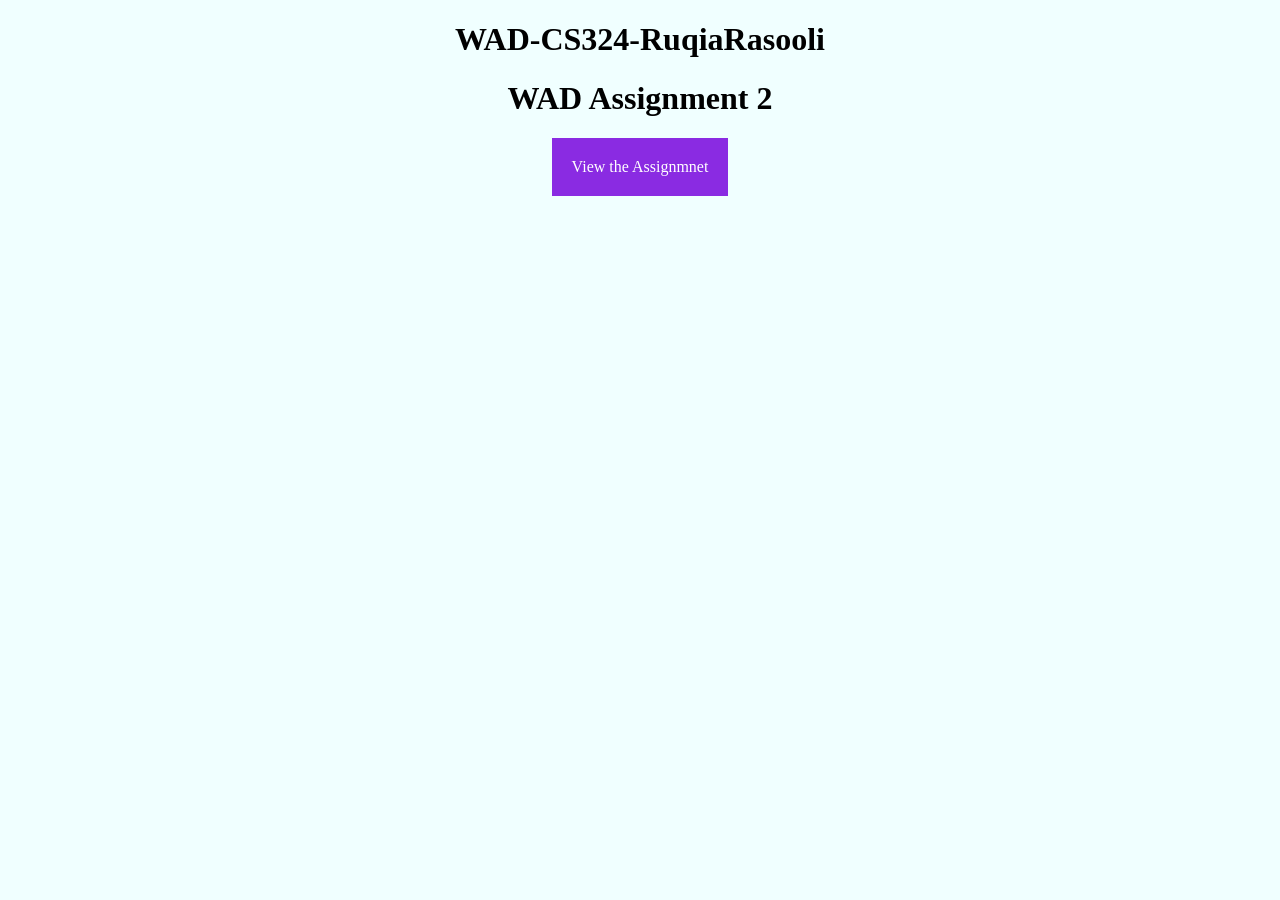
<file: index.html>
<!DOCTYPE html>
<html lang="en">
<head>
    <meta charset="UTF-8">
    <meta name="viewport" content="width=device-width, initial-scale=1.0">
    <title>WAD</title>

    <style>

        body{
            text-align: center;
            background-color: azure;
        }
        .card{
            background-color:blueviolet;
            padding: 20px;
            
            display: inline-block;
            
            
        }


        .card a{
            text-decoration: none;
            color: white;

        }
    </style>
</head>
<body>
    <h1>WAD-CS324-RuqiaRasooli</h1>
    <h1>WAD Assignment 2 </h1>
    <div class="card">
        <a href="./Assignment2/index.html">View the Assignmnet</a>
    </div>
    
</body>
</html>
</file>
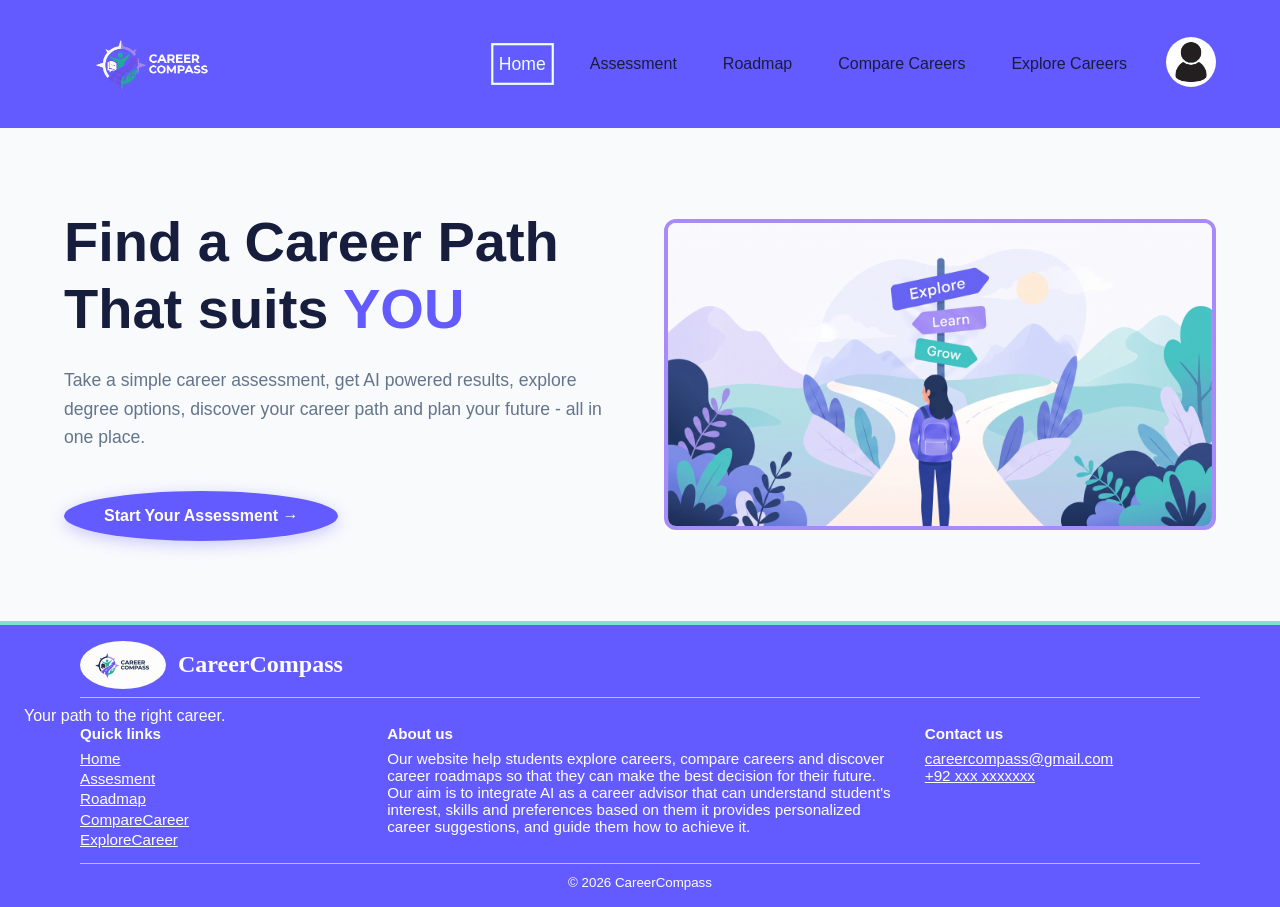
<file: Assignment2/index.html>
<!DOCTYPE html>
<html lang="en">
<head>
    <meta charset="UTF-8">
    <meta name="viewport" content="width=device-width, initial-scale=1.0">
    <title>Document</title>
    <link rel="stylesheet" href="nav-style.css">
    <link rel="stylesheet" href="home.css">
</head>
<body>
    <header>
    <nav class="global-nav">
        <!--Logo-->
        <a href="index.html" class="logo"><img src="images/final-img-logo.png" alt="logo" class="logo-img"></a>

        <!--The Navigation Links-->
        <ul class="nav-links">
            <li><a href="index.html" class="active">Home</a></li>
            <li><a href="assessment.html">Assessment</a></li>
            <li><a href="roadmap.html">Roadmap</a></li>
            <li><a href="comparecareer.html">Compare Careers</a></li>
            <li><a href="explorecareer.html">Explore Careers</a></li>

        </ul>

        <!-- The profile Icon-->
         <div class="profile-icon" title="Profile"><img src="images/profile-icon.jpg.jpeg" alt="profile-icon" class="profile"></div>
</header>

<!--MAIN-->
<main class="home-main">
    <section class="first-section">
    <div class="signature-line">
        <h1>Find a Career Path<br> That suits <span class="curvy-text">YOU</span></h1>
        <p>Take a simple career assessment, get AI powered results, explore degree options, discover your career path and plan your future - all in one place.</p>
        <a href="assessment.html" class="assessment-button">Start Your Assessment &rarr;</a>
    </div>

    <div class="home-image">
        <img src="images/BG img.jpeg" alt="student looking at sign board" class="home-img-link">
    </div>
    </section>

    <!--FEATURE CARDS-->
</main>

<footer class="foot">
           <p class="fheading">
            <img src="images/logo.jpeg" alt="CareerCompass logo">
             CareerCompass
           </p>
           <p>Your path to the right career. </p>
          
           <div class="footer-container">
             <nav>
              <h4>Quick links</h4>
              <ul>
                 <li><a href="index.html">Home</a></li>
                 <li><a href="assessment.html">Assesment</a></li>
                 <li><a href="roadmap.html">Roadmap</a></li>
                 <li><a href="comparecareer.html">CompareCareer</a></li>
                 <li><a href="explorecareer.html">ExploreCareer</a></li>
              </ul>
             </nav>
              <div>
                 <h4>About us</h4> 
                 <p>Our website help students explore careers, compare careers and discover career roadmaps so that they can make the best decision for their future. </p>
                 <p>Our aim is to integrate AI as a career advisor that can understand student's interest, skills and preferences based on them it provides personalized career suggestions, and guide them how to achieve it. </p>
              </div> 
              <div>
                 <h4>Contact us</h4> 
                 <a href="mailto:careercompass@gmail.com">careercompass@gmail.com</a><br>
                 <a href="tel:+921234567890">+92 xxx xxxxxxx</a>
              </div>
           </div>
           <p class="copyright"><small>&copy; 2026 CareerCompass</small></p>
     </footer>
</body>
</html>
</file>
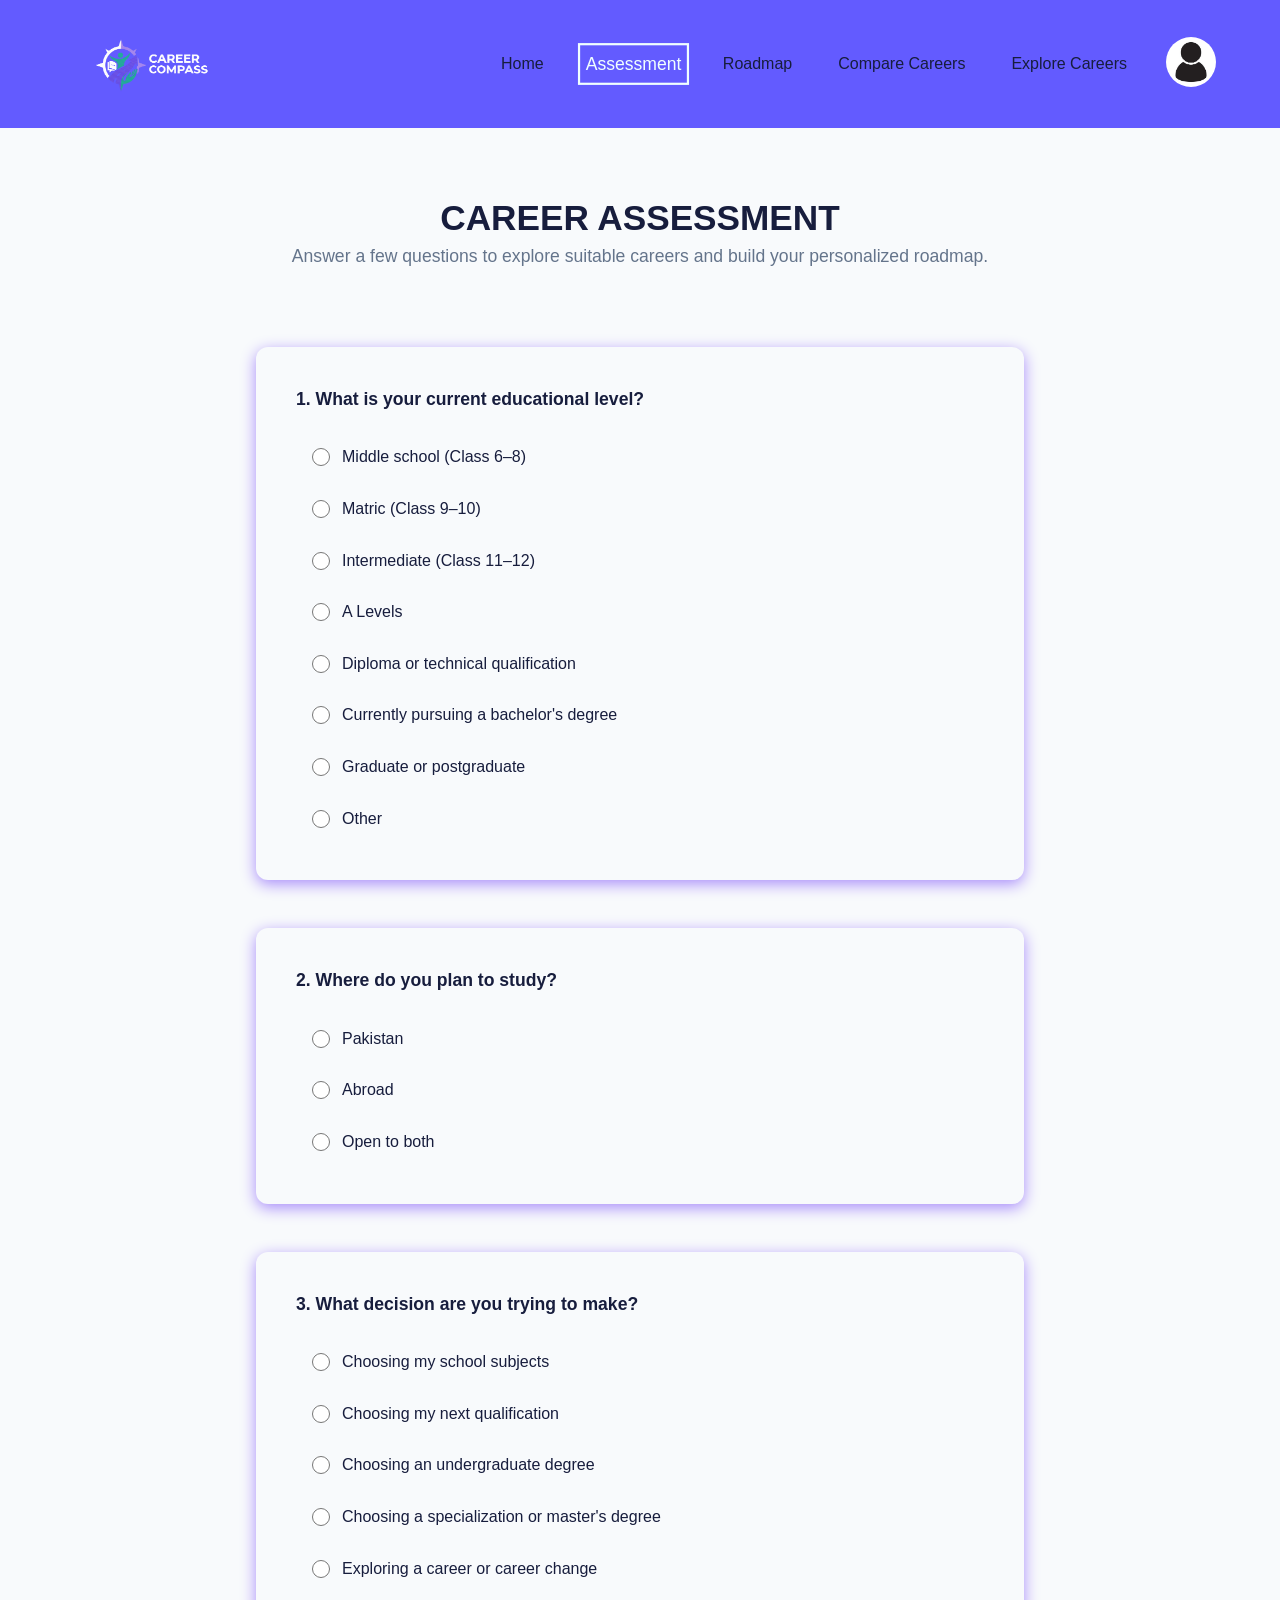
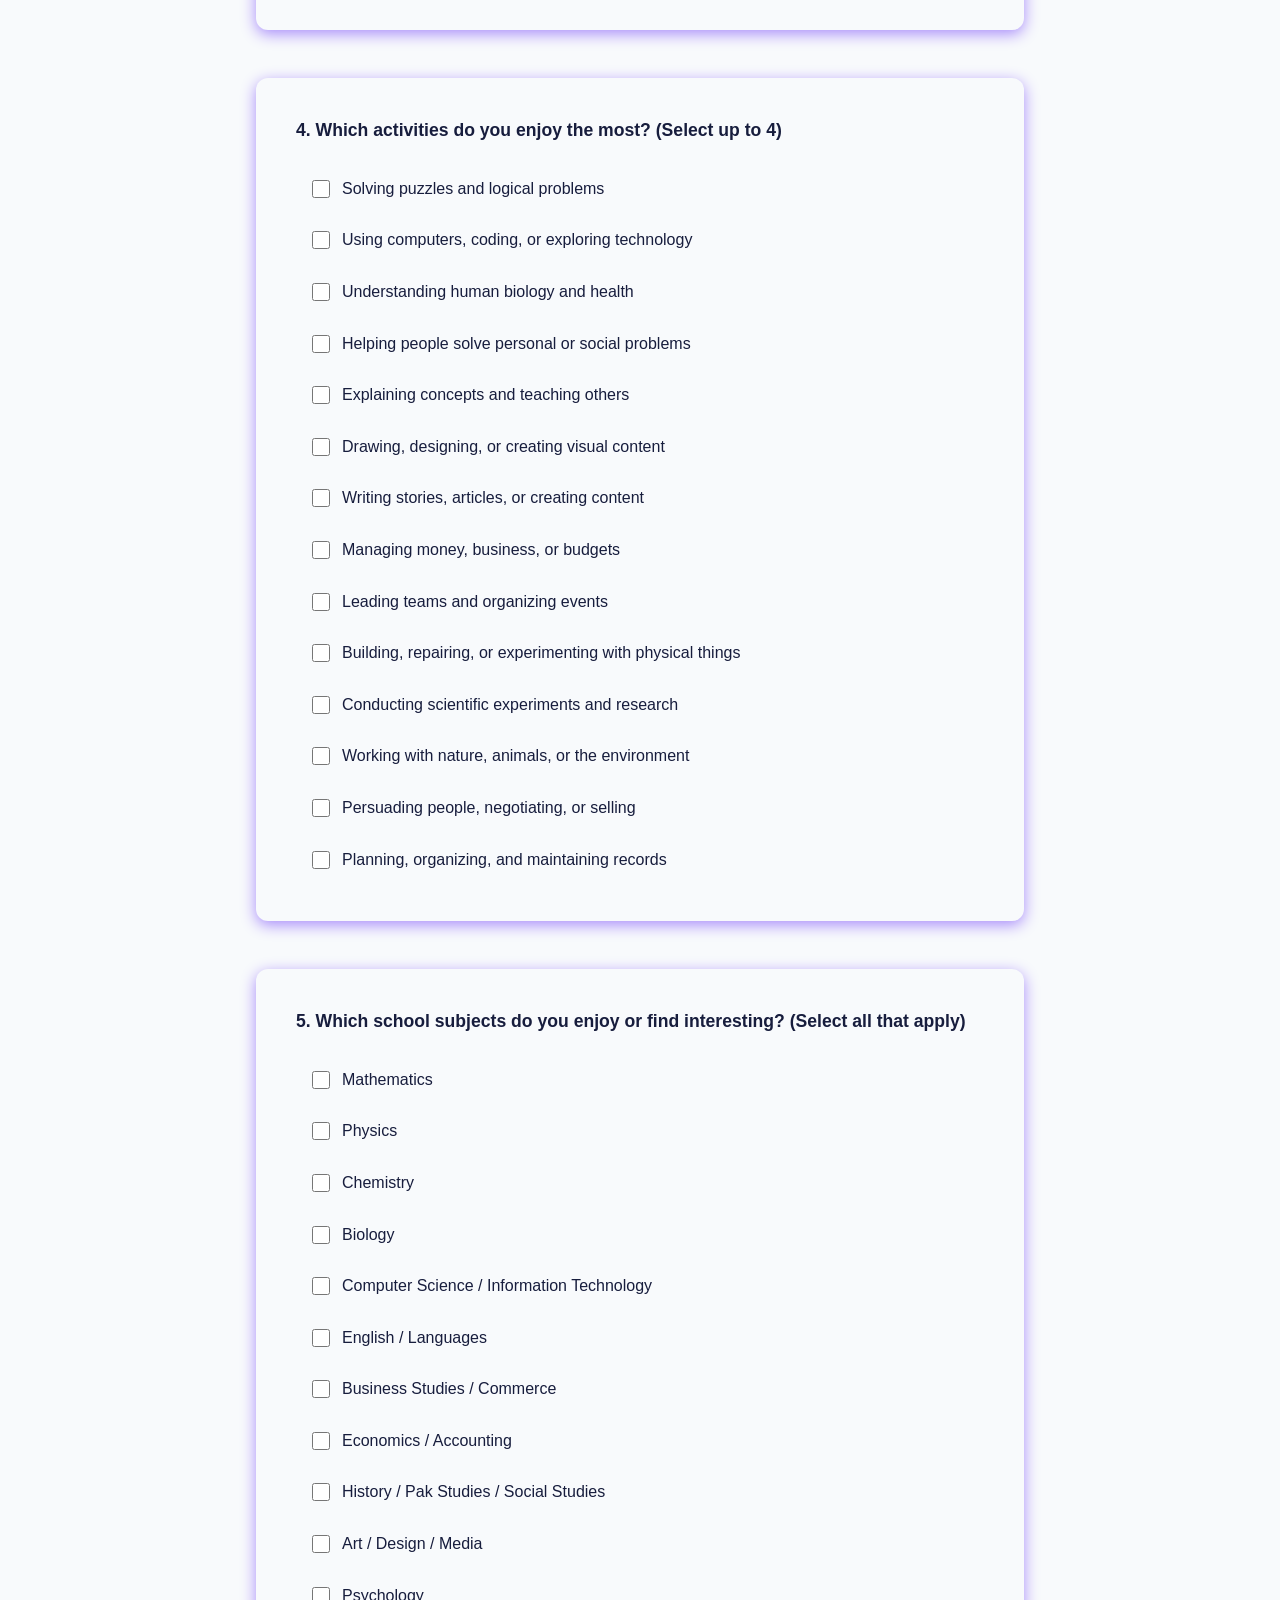
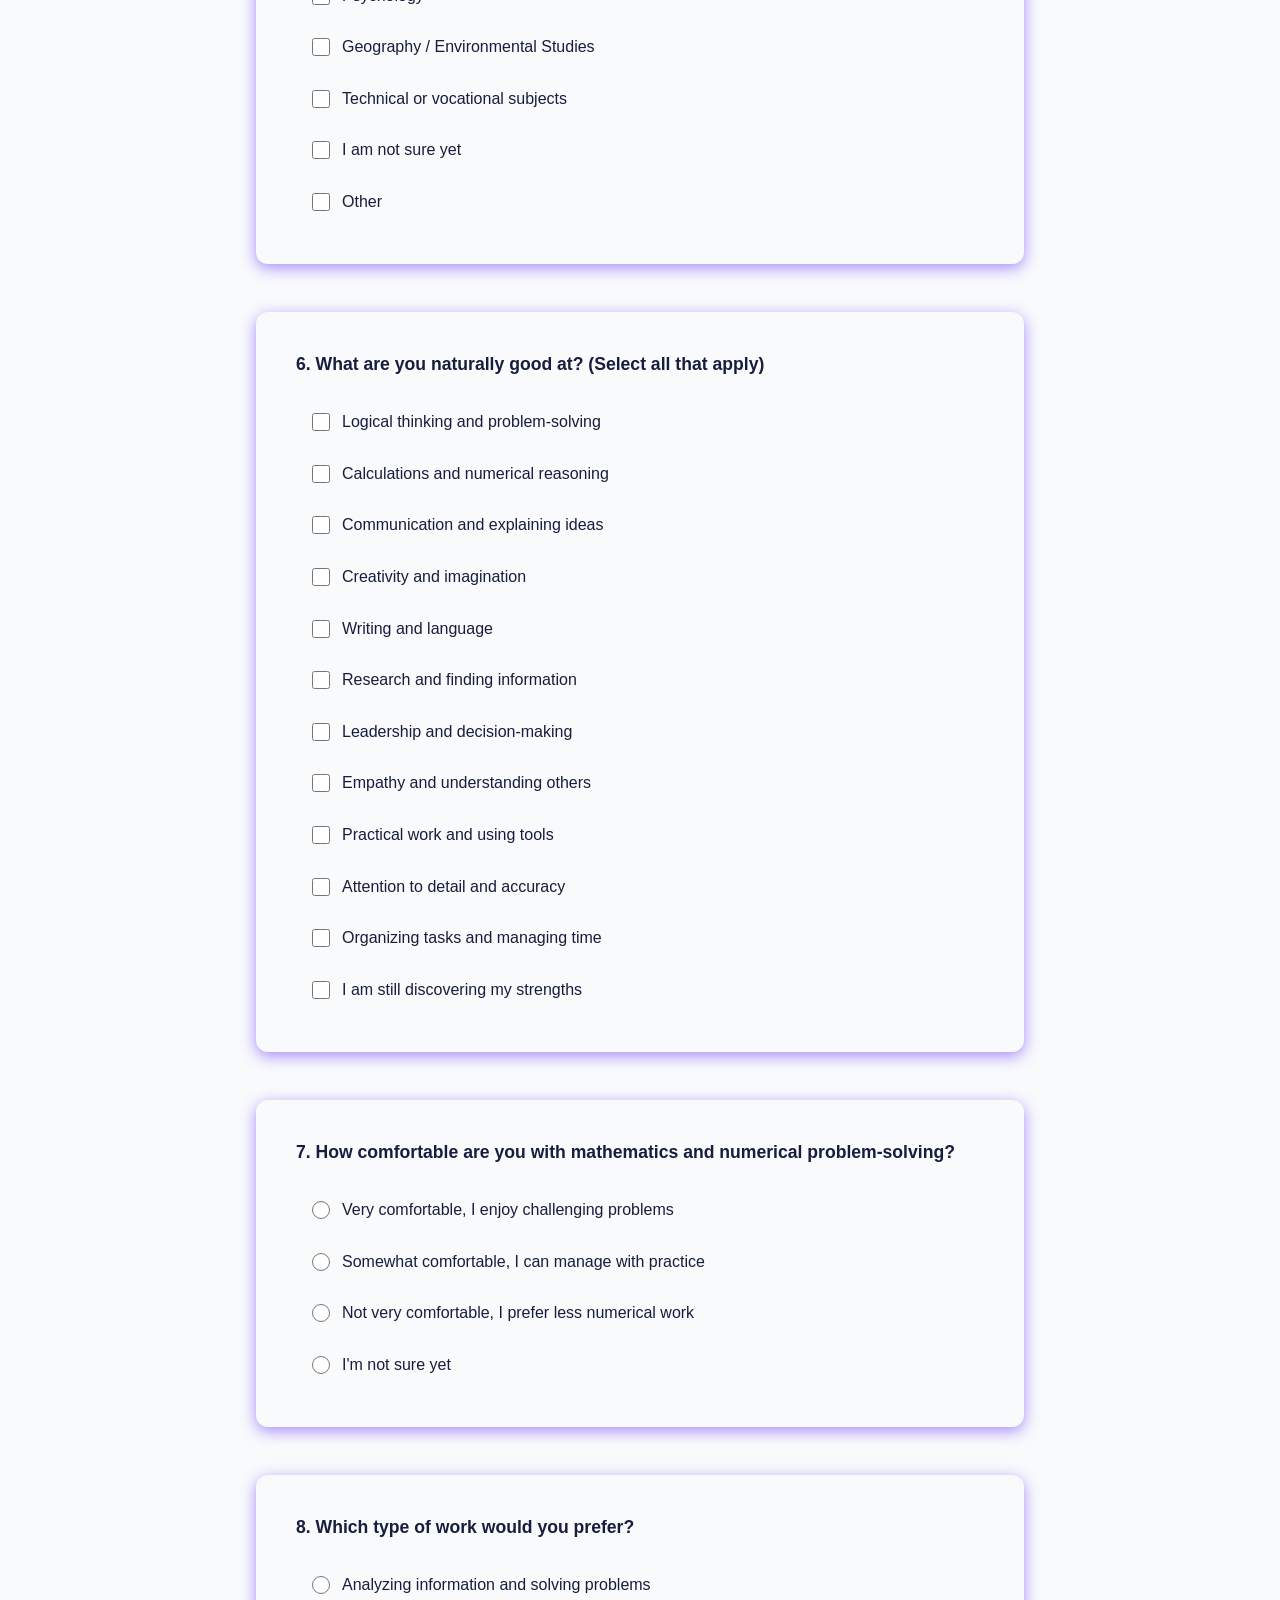
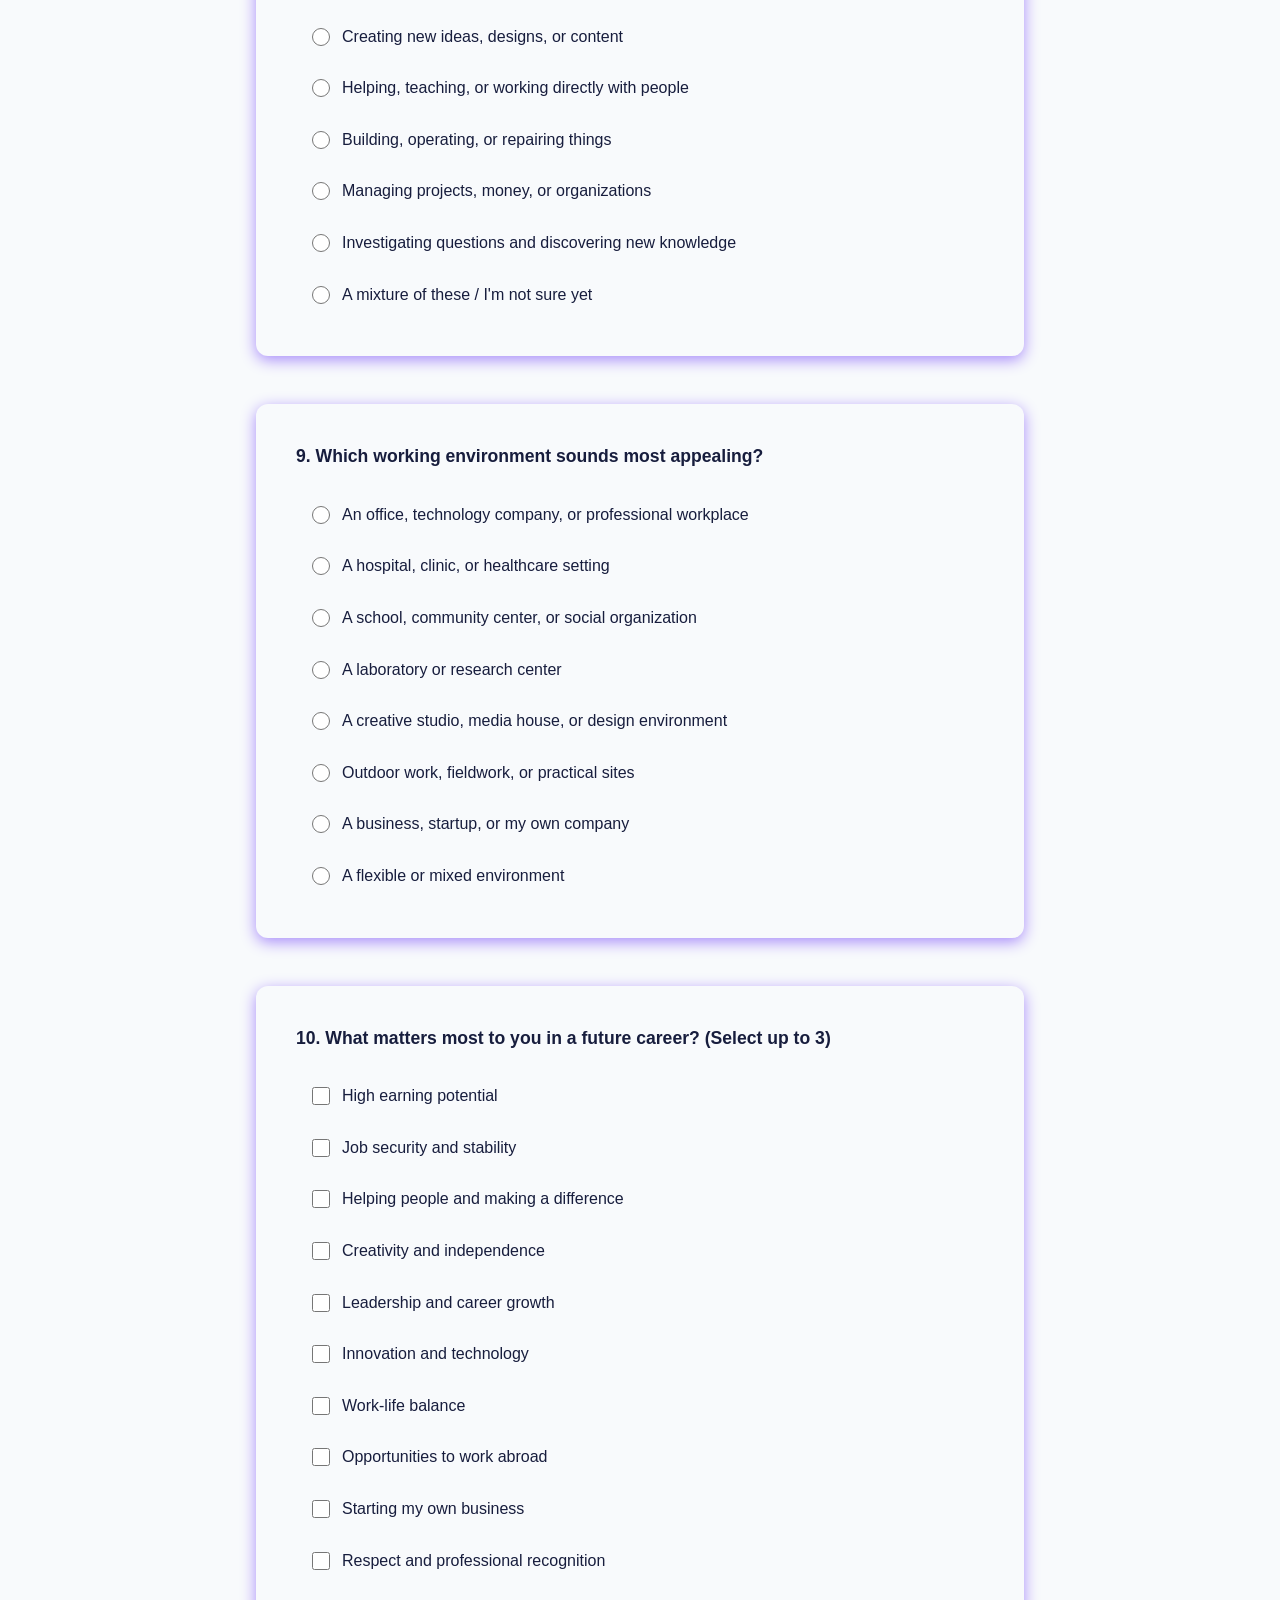
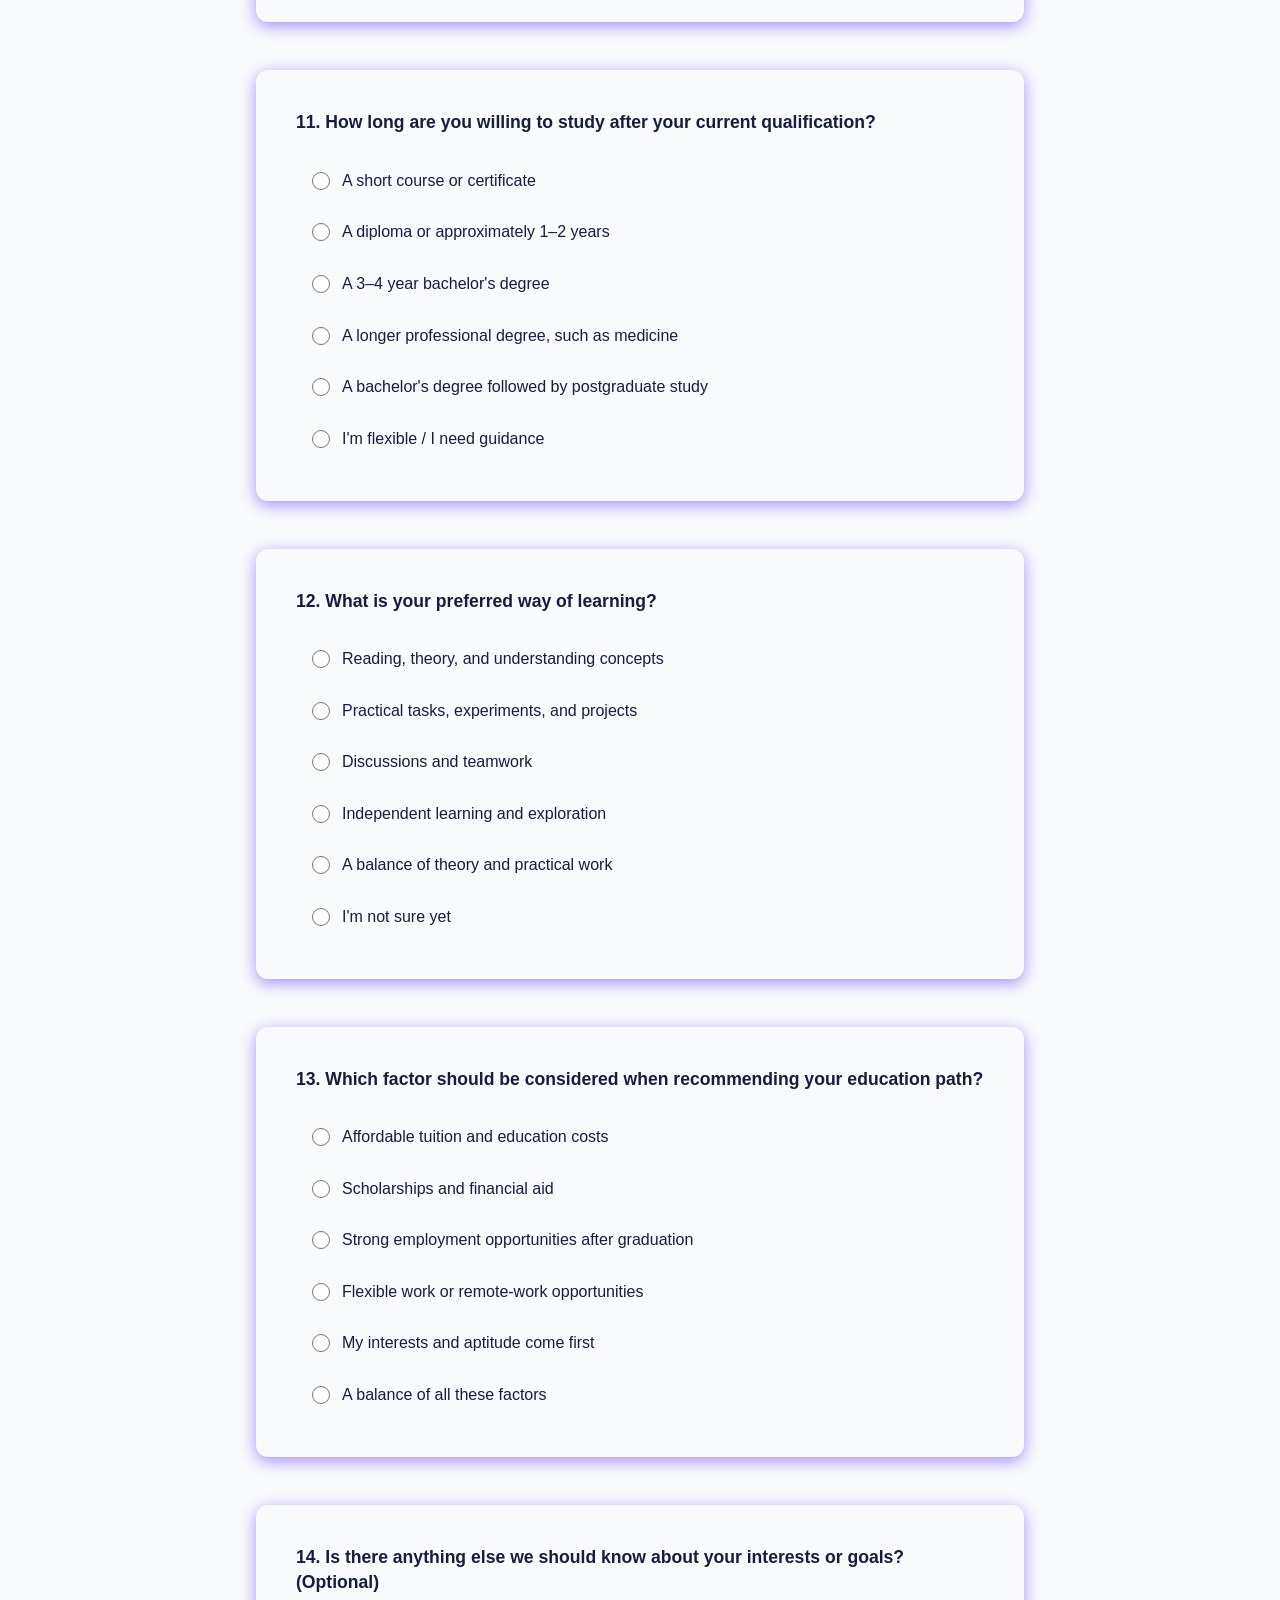
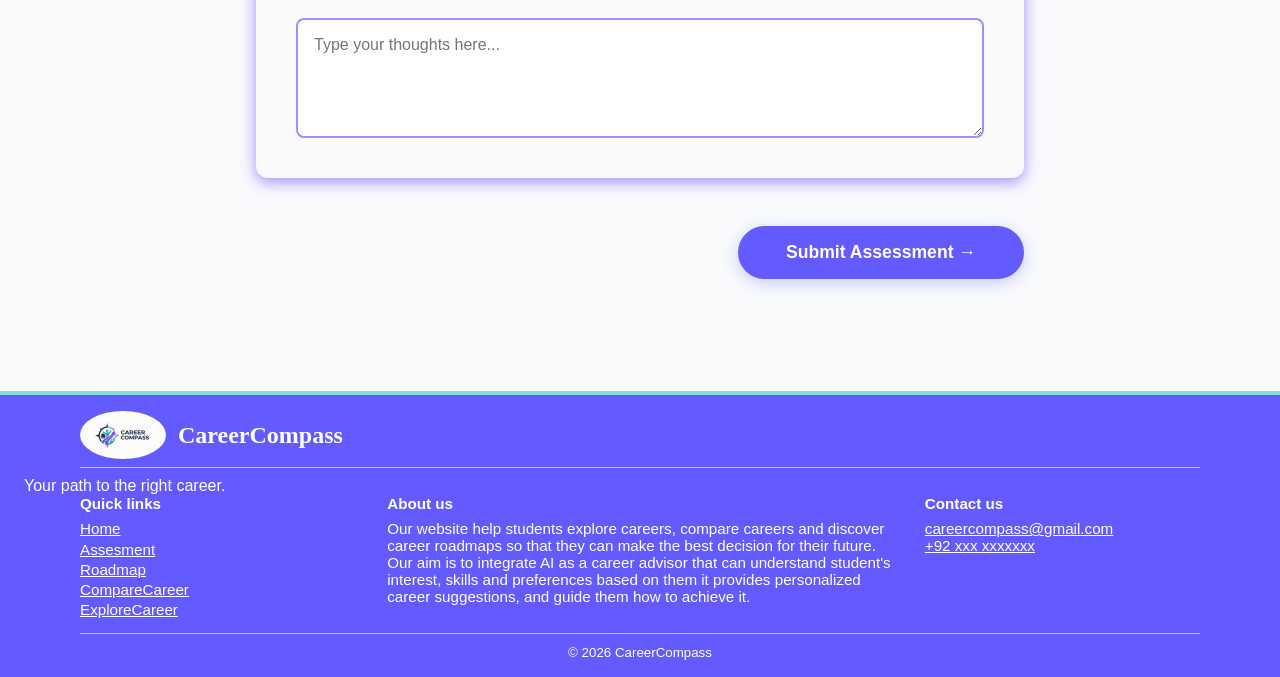
<file: Assignment2/assessment.html>
<!DOCTYPE html>
<html lang="en">
<head>
    <meta charset="UTF-8">
    <meta name="viewport" content="width=device-width, initial-scale=1.0">
    <title>Career Assessment</title>
    
    <link rel="stylesheet" href="nav-style.css">
    <link rel="stylesheet" href="assessment.css">
</head>
<body>

    <!-- NAVIGATION BAR -->
    <nav class="global-nav">
        <a href="index.html" class="logo"><img src="images/final-img-logo.png" alt="logo" class="logo-img"></a>
        <ul class="nav-links">
            <li><a href="index.html">Home</a></li>
            <li><a href="assessment.html" class="active">Assessment</a></li>
            <li><a href="roadmap.html">Roadmap</a></li>
            <li><a href="comparecareer.html">Compare Careers</a></li>
            <li><a href="explorecareer.html">Explore Careers</a></li>

        </ul>
        <div class="profile-icon" title="Profile"><img src="images/profile-icon.jpg.jpeg" alt="profile-icon" class="profile"></div>
    </nav>

    <!-- MAIN ASSESSMENT CONTENT -->
    <main class="assessment-main">
        <section class="assessment-header">
            <h1>CAREER ASSESSMENT</h1>
            <p>Answer a few questions to explore suitable careers and build your personalized roadmap.</p>
        </section>

        <form class="assess-form" action="anything" method="POST">

            <!-- SECTION 1: EDUCATION & GOALS -->
            
            <div class="question-card">
                <fieldset>
                    <legend>1. What is your current educational level?</legend>
                    <label class="hover-label"><input type="radio" name="education" value="middle-school" required> Middle school (Class 6–8)</label>
                    <label class="hover-label"><input type="radio" name="education" value="matric"> Matric (Class 9–10)</label>
                    <label class="hover-label"><input type="radio" name="education" value="intermediate"> Intermediate (Class 11–12)</label>
                    <label class="hover-label"><input type="radio" name="education" value="alevels"> A Levels</label>
                    <label class="hover-label"><input type="radio" name="education" value="diploma"> Diploma or technical qualification</label>
                    <label class="hover-label"><input type="radio" name="education" value="bachelors"> Currently pursuing a bachelor's degree</label>
                    <label class="hover-label"><input type="radio" name="education" value="graduate"> Graduate or postgraduate</label>
                    
                    <label class="hover-label other-label">
                        <input type="radio" name="education" value="other" class="other-trigger">
                        <span class="other-text">Other</span>
                        <div class="other-input-box">
                            <div class="small-label">Please Specify:</div>
                            <input type="text" name="education_other" class="text-input" placeholder="Type here...">
                        </div>
                    </label>
                </fieldset>
            </div>

            <div class="question-card">
                <fieldset>
                    <legend>2. Where do you plan to study?</legend>
                    <label class="hover-label"><input type="radio" name="location" value="pakistan" required> Pakistan</label>
                    <label class="hover-label"><input type="radio" name="location" value="abroad"> Abroad</label>
                    <label class="hover-label"><input type="radio" name="location" value="both"> Open to both</label>
                </fieldset>
            </div>

            <div class="question-card">
                <fieldset>
                    <legend>3. What decision are you trying to make?</legend>
                    <label class="hover-label"><input type="radio" name="decision" value="subjects" required> Choosing my school subjects</label>
                    <label class="hover-label"><input type="radio" name="decision" value="qualification"> Choosing my next qualification</label>
                    <label class="hover-label"><input type="radio" name="decision" value="undergrad"> Choosing an undergraduate degree</label>
                    <label class="hover-label"><input type="radio" name="decision" value="master"> Choosing a specialization or master's degree</label>
                    <label class="hover-label"><input type="radio" name="decision" value="career"> Exploring a career or career change</label>
                </fieldset>
            </div>

            <!-- SECTION 2: INTERESTS & PASSIONS -->

            <div class="question-card">
                <fieldset>
                    <legend>4. Which activities do you enjoy the most? (Select up to 4)</legend>
                    <label class="hover-label"><input type="checkbox" name="activities" value="puzzles"> Solving puzzles and logical problems</label>
                    <label class="hover-label"><input type="checkbox" name="activities" value="coding"> Using computers, coding, or exploring technology</label>
                    <label class="hover-label"><input type="checkbox" name="activities" value="biology"> Understanding human biology and health</label>
                    <label class="hover-label"><input type="checkbox" name="activities" value="helping"> Helping people solve personal or social problems</label>
                    <label class="hover-label"><input type="checkbox" name="activities" value="teaching"> Explaining concepts and teaching others</label>
                    <label class="hover-label"><input type="checkbox" name="activities" value="designing"> Drawing, designing, or creating visual content</label>
                    <label class="hover-label"><input type="checkbox" name="activities" value="writing"> Writing stories, articles, or creating content</label>
                    <label class="hover-label"><input type="checkbox" name="activities" value="managing"> Managing money, business, or budgets</label>
                    <label class="hover-label"><input type="checkbox" name="activities" value="leading"> Leading teams and organizing events</label>
                    <label class="hover-label"><input type="checkbox" name="activities" value="building"> Building, repairing, or experimenting with physical things</label>
                    <label class="hover-label"><input type="checkbox" name="activities" value="science"> Conducting scientific experiments and research</label>
                    <label class="hover-label"><input type="checkbox" name="activities" value="nature"> Working with nature, animals, or the environment</label>
                    <label class="hover-label"><input type="checkbox" name="activities" value="selling"> Persuading people, negotiating, or selling</label>
                    <label class="hover-label"><input type="checkbox" name="activities" value="planning"> Planning, organizing, and maintaining records</label>
                </fieldset>
            </div>

            <div class="question-card">
                <fieldset>
                    <legend>5. Which school subjects do you enjoy or find interesting? (Select all that apply)</legend>
                    <label class="hover-label"><input type="checkbox" name="subjects" value="math"> Mathematics</label>
                    <label class="hover-label"><input type="checkbox" name="subjects" value="physics"> Physics</label>
                    <label class="hover-label"><input type="checkbox" name="subjects" value="chemistry"> Chemistry</label>
                    <label class="hover-label"><input type="checkbox" name="subjects" value="biology"> Biology</label>
                    <label class="hover-label"><input type="checkbox" name="subjects" value="cs"> Computer Science / Information Technology</label>
                    <label class="hover-label"><input type="checkbox" name="subjects" value="english"> English / Languages</label>
                    <label class="hover-label"><input type="checkbox" name="subjects" value="business"> Business Studies / Commerce</label>
                    <label class="hover-label"><input type="checkbox" name="subjects" value="economics"> Economics / Accounting</label>
                    <label class="hover-label"><input type="checkbox" name="subjects" value="history"> History / Pak Studies / Social Studies</label>
                    <label class="hover-label"><input type="checkbox" name="subjects" value="art"> Art / Design / Media</label>
                    <label class="hover-label"><input type="checkbox" name="subjects" value="psychology"> Psychology</label>
                    <label class="hover-label"><input type="checkbox" name="subjects" value="geography"> Geography / Environmental Studies</label>
                    <label class="hover-label"><input type="checkbox" name="subjects" value="vocational"> Technical or vocational subjects</label>
                    <label class="hover-label"><input type="checkbox" name="subjects" value="unsure"> I am not sure yet</label>
                    
                    <label class="hover-label other-label">
                        <input type="checkbox" name="subjects" value="other" class="other-trigger">
                        <span class="other-text">Other</span>
                        <div class="other-input-box">
                            <div class="small-label">Please Specify:</div>
                            <input type="text" name="subjects_other" class="text-input" placeholder="Type here...">
                        </div>
                    </label>
                </fieldset>
            </div>

            <!-- SECTION 3: SKILLS AND STRENGTHS -->

            <div class="question-card">
                <fieldset>
                    <legend>6. What are you naturally good at? (Select all that apply)</legend>
                    <label class="hover-label"><input type="checkbox" name="skills" value="logical"> Logical thinking and problem-solving</label>
                    <label class="hover-label"><input type="checkbox" name="skills" value="calculations"> Calculations and numerical reasoning</label>
                    <label class="hover-label"><input type="checkbox" name="skills" value="communication"> Communication and explaining ideas</label>
                    <label class="hover-label"><input type="checkbox" name="skills" value="creativity"> Creativity and imagination</label>
                    <label class="hover-label"><input type="checkbox" name="skills" value="writing"> Writing and language</label>
                    <label class="hover-label"><input type="checkbox" name="skills" value="research"> Research and finding information</label>
                    <label class="hover-label"><input type="checkbox" name="skills" value="leadership"> Leadership and decision-making</label>
                    <label class="hover-label"><input type="checkbox" name="skills" value="empathy"> Empathy and understanding others</label>
                    <label class="hover-label"><input type="checkbox" name="skills" value="practical"> Practical work and using tools</label>
                    <label class="hover-label"><input type="checkbox" name="skills" value="detail"> Attention to detail and accuracy</label>
                    <label class="hover-label"><input type="checkbox" name="skills" value="organizing"> Organizing tasks and managing time</label>
                    <label class="hover-label"><input type="checkbox" name="skills" value="discovering"> I am still discovering my strengths</label>
                </fieldset>
            </div>

            <div class="question-card">
                <fieldset>
                    <legend>7. How comfortable are you with mathematics and numerical problem-solving?</legend>
                    <label class="hover-label"><input type="radio" name="math" value="very"> Very comfortable, I enjoy challenging problems</label>
                    <label class="hover-label"><input type="radio" name="math" value="somewhat"> Somewhat comfortable, I can manage with practice</label>
                    <label class="hover-label"><input type="radio" name="math" value="not"> Not very comfortable, I prefer less numerical work</label>
                    <label class="hover-label"><input type="radio" name="math" value="unsure"> I'm not sure yet</label>
                </fieldset>
            </div>

            <!-- SECTION 4: PERSONALITY AND WORK STYLE -->

            <div class="question-card">
                <fieldset>
                    <legend>8. Which type of work would you prefer?</legend>
                    <label class="hover-label"><input type="radio" name="work_type" value="analyzing"> Analyzing information and solving problems</label>
                    <label class="hover-label"><input type="radio" name="work_type" value="creating"> Creating new ideas, designs, or content</label>
                    <label class="hover-label"><input type="radio" name="work_type" value="helping"> Helping, teaching, or working directly with people</label>
                    <label class="hover-label"><input type="radio" name="work_type" value="building"> Building, operating, or repairing things</label>
                    <label class="hover-label"><input type="radio" name="work_type" value="managing"> Managing projects, money, or organizations</label>
                    <label class="hover-label"><input type="radio" name="work_type" value="investigating"> Investigating questions and discovering new knowledge</label>
                    <label class="hover-label"><input type="radio" name="work_type" value="mixture"> A mixture of these / I'm not sure yet</label>
                </fieldset>
            </div>

            <div class="question-card">
                <fieldset>
                    <legend>9. Which working environment sounds most appealing?</legend>
                    <label class="hover-label"><input type="radio" name="environment" value="office"> An office, technology company, or professional workplace</label>
                    <label class="hover-label"><input type="radio" name="environment" value="hospital"> A hospital, clinic, or healthcare setting</label>
                    <label class="hover-label"><input type="radio" name="environment" value="school"> A school, community center, or social organization</label>
                    <label class="hover-label"><input type="radio" name="environment" value="lab"> A laboratory or research center</label>
                    <label class="hover-label"><input type="radio" name="environment" value="studio"> A creative studio, media house, or design environment</label>
                    <label class="hover-label"><input type="radio" name="environment" value="outdoors"> Outdoor work, fieldwork, or practical sites</label>
                    <label class="hover-label"><input type="radio" name="environment" value="business"> A business, startup, or my own company</label>
                    <label class="hover-label"><input type="radio" name="environment" value="flexible"> A flexible or mixed environment</label>
                </fieldset>
            </div>

            <div class="question-card">
                <fieldset>
                    <legend>10. What matters most to you in a future career? (Select up to 3)</legend>
                    <label class="hover-label"><input type="checkbox" name="values" value="earning"> High earning potential</label>
                    <label class="hover-label"><input type="checkbox" name="values" value="security"> Job security and stability</label>
                    <label class="hover-label"><input type="checkbox" name="values" value="helping"> Helping people and making a difference</label>
                    <label class="hover-label"><input type="checkbox" name="values" value="independence"> Creativity and independence</label>
                    <label class="hover-label"><input type="checkbox" name="values" value="growth"> Leadership and career growth</label>
                    <label class="hover-label"><input type="checkbox" name="values" value="innovation"> Innovation and technology</label>
                    <label class="hover-label"><input type="checkbox" name="values" value="balance"> Work-life balance</label>
                    <label class="hover-label"><input type="checkbox" name="values" value="abroad"> Opportunities to work abroad</label>
                    <label class="hover-label"><input type="checkbox" name="values" value="startup"> Starting my own business</label>
                    <label class="hover-label"><input type="checkbox" name="values" value="respect"> Respect and professional recognition</label>
                </fieldset>
            </div>

            <!-- SECTION 5: EDUCATION CONSTRAINTS -->

            <div class="question-card">
                <fieldset>
                    <legend>11. How long are you willing to study after your current qualification?</legend>
                    <label class="hover-label"><input type="radio" name="study_duration" value="short"> A short course or certificate</label>
                    <label class="hover-label"><input type="radio" name="study_duration" value="diploma"> A diploma or approximately 1–2 years</label>
                    <label class="hover-label"><input type="radio" name="study_duration" value="bachelors"> A 3–4 year bachelor's degree</label>
                    <label class="hover-label"><input type="radio" name="study_duration" value="professional"> A longer professional degree, such as medicine</label>
                    <label class="hover-label"><input type="radio" name="study_duration" value="postgrad"> A bachelor's degree followed by postgraduate study</label>
                    <label class="hover-label"><input type="radio" name="study_duration" value="flexible"> I'm flexible / I need guidance</label>
                </fieldset>
            </div>

            <div class="question-card">
                <fieldset>
                    <legend>12. What is your preferred way of learning?</legend>
                    <label class="hover-label"><input type="radio" name="learning_style" value="theory"> Reading, theory, and understanding concepts</label>
                    <label class="hover-label"><input type="radio" name="learning_style" value="practical"> Practical tasks, experiments, and projects</label>
                    <label class="hover-label"><input type="radio" name="learning_style" value="teamwork"> Discussions and teamwork</label>
                    <label class="hover-label"><input type="radio" name="learning_style" value="independent"> Independent learning and exploration</label>
                    <label class="hover-label"><input type="radio" name="learning_style" value="balance"> A balance of theory and practical work</label>
                    <label class="hover-label"><input type="radio" name="learning_style" value="unsure"> I'm not sure yet</label>
                </fieldset>
            </div>

            <div class="question-card">
                <fieldset>
                    <legend>13. Which factor should be considered when recommending your education path?</legend>
                    <label class="hover-label"><input type="radio" name="factor" value="cost"> Affordable tuition and education costs</label>
                    <label class="hover-label"><input type="radio" name="factor" value="aid"> Scholarships and financial aid</label>
                    <label class="hover-label"><input type="radio" name="factor" value="jobs"> Strong employment opportunities after graduation</label>
                    <label class="hover-label"><input type="radio" name="factor" value="remote"> Flexible work or remote-work opportunities</label>
                    <label class="hover-label"><input type="radio" name="factor" value="interests"> My interests and aptitude come first</label>
                    <label class="hover-label"><input type="radio" name="factor" value="balance"> A balance of all these factors</label>
                </fieldset>
            </div>

            <div class="question-card">
                <fieldset>
                    <legend>14. Is there anything else we should know about your interests or goals? (Optional)</legend>
                    <textarea name="extra_info" class="textarea-input" placeholder="Type your thoughts here..."></textarea>
                </fieldset>
            </div>

            <!-- FORM SUBMIT BUTTON -->
            <div class="form-navigation" style="justify-content: flex-end;">
                <a href="careerresult.html" class="btn-primary" style="text-decoration: none;">Submit Assessment &rarr;</a>  

            </div>

        </form>
    </main>

    <!--Footer-->
    <footer class="foot">
           <p class="fheading">
            <img src="images/logo.jpeg" alt="CareerCompass logo">
             CareerCompass
           </p>
           <p>Your path to the right career. </p>
          
           <div class="footer-container">
             <nav>
              <h4>Quick links</h4>
              <ul>
                 <li><a href="index.html">Home</a></li>
                 <li><a href="assessment.html">Assesment</a></li>
                 <li><a href="roadmap.html">Roadmap</a></li>
                 <li><a href="comparecareer.html">CompareCareer</a></li>
                 <li><a href="explorecareer.html">ExploreCareer</a></li>
              </ul>
             </nav>
              <div>
                 <h4>About us</h4> 
                 <p>Our website help students explore careers, compare careers and discover career roadmaps so that they can make the best decision for their future. </p>
                 <p>Our aim is to integrate AI as a career advisor that can understand student's interest, skills and preferences based on them it provides personalized career suggestions, and guide them how to achieve it. </p>
              </div> 
              <div>
                 <h4>Contact us</h4> 
                 <a href="mailto:careercompass@gmail.com">careercompass@gmail.com</a><br>
                 <a href="tel:+921234567890">+92 xxx xxxxxxx</a>
              </div>
           </div>
           <p class="copyright"><small>&copy; 2026 CareerCompass</small></p>
     </footer>
</body>
</html>
</file>
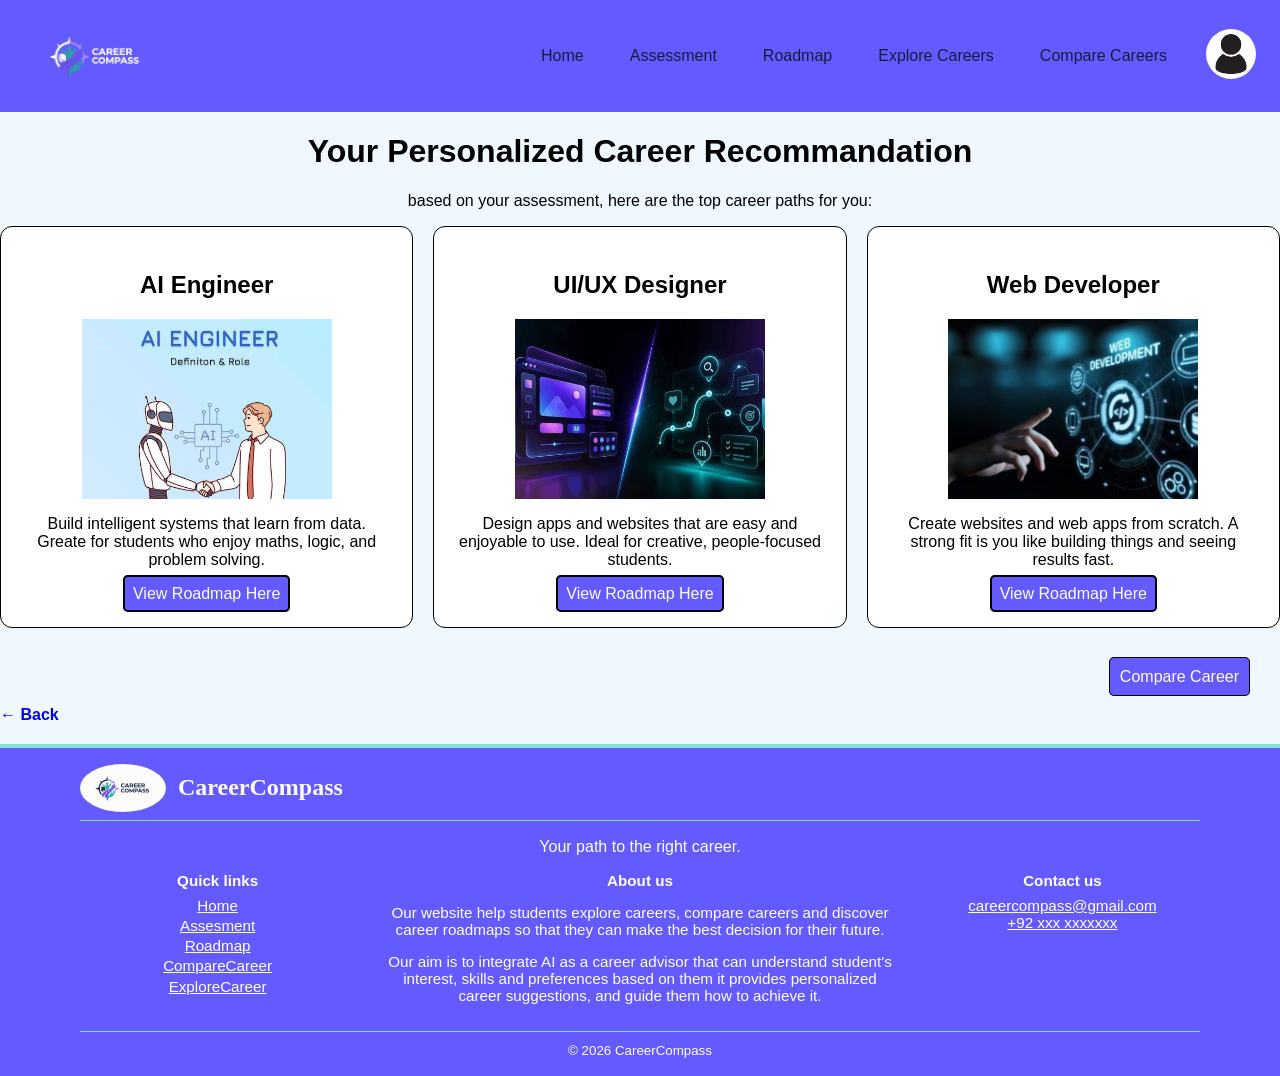
<file: Assignment2/careerresult.html>
<!DOCTYPE html>
<html lang="en">
<head>
    <meta charset="UTF-8">
    <meta name="viewport" content="width=device-width, initial-scale=1.0">
    <title>CareerResult</title>


    <link rel="stylesheet" href="careerresult.css">
</head>

<body class="bod">
    

 <header class="navbar">

 <nav class="global-nav">
        <!--Logo-->
        <a href="index.html" class="logo"><img src="images/final-img-logo.png" alt="logo" class="logo-img"></a>

        <!--The Navigation Links-->
        <ul class="nav-links">
            <li><a href="index.html">Home</a></li>
            <li><a href="assessment.html">Assessment</a></li>
            <li><a href="roadmap.html">Roadmap</a></li>
            <li><a href="explorecareer.html">Explore Careers</a></li>
            <li><a href="comparecareer.html">Compare Careers</a></li>
            
        </ul>

        <!-- The profile Icon-->
         <div class="profile-icon" title="Profile"><img src="images/profile-icon.jpg.jpeg" alt="profile-icon" class="profile"></div>
    </nav>

</header> 


<main class="mymain">
    <h1>Your Personalized Career Recommandation</h1>
<p>based on your assessment, here are the top career paths for you:</p>
<div class="main_card">


    <div class="card"> 
       
        <h2>AI Engineer</h2>
        <img src="images/AI.jpg" alt="AI Engineer"  >
        <p>Build intelligent systems that learn from data. Greate for 
            students who enjoy maths, logic, and problem solving.
        </p>
        <div class="road"> <a href="roadmap.html">View Roadmap Here</a></div>
     

    </div>


    <div class="card">
        <h2>UI/UX Designer</h2>
        <img src="images/IX.jpg" alt="UI/UX Designer" >
        <p>Design apps and websites that are easy and enjoyable to use.
            Ideal for creative, people-focused students.
        </p>
        <div class="road"> <a href="roadmap.html">View Roadmap Here</a></div>

    </div>



    <div class="card">
        <h2>Web Developer</h2>
        <img src="images/web.jpg" alt="Web Development" >
        <p>Create websites and web apps from scratch. A strong fit 
            is you like building things and seeing results fast.
        </p>
        <div class="road"> <a href="roadmap.html">View Roadmap Here</a></div>
</div>

</div>


<div class="compare"> <a href="comparecareer.html">Compare Career</a> </div>

<div class="back">
    <a href="assessment.html"> <strong> &larr; Back</strong> </a> </div>


</main>

<footer class="foot">
           <p class="fheading">
            <img src="images/logo.jpeg" alt="CareerCompass logo">
             CareerCompass
           </p>
           <p>Your path to the right career. </p>
          
           <div class="footer-container">
             <nav>
              <h4>Quick links</h4>
              <ul>
                 <li><a href="index.html">Home</a></li>
                 <li><a href="assessment.html">Assesment</a></li>
                 <li><a href="roadmap.html">Roadmap</a></li>
                 <li><a href="comparecareer.html">CompareCareer</a></li>
                 <li><a href="explorecareer.html">ExploreCareer</a></li>
              </ul>
             </nav>
              <div>
                 <h4>About us</h4> 
                 <p>Our website help students explore careers, compare careers and discover career roadmaps so that they can make the best decision for their future. </p>
                 <p>Our aim is to integrate AI as a career advisor that can understand student's interest, skills and preferences based on them it provides personalized career suggestions, and guide them how to achieve it. </p>
              </div> 
              <div>
                 <h4>Contact us</h4> 
                 <a href="mailto:careercompass@gmail.com">careercompass@gmail.com</a><br>
                 <a href="tel:+921234567890">+92 xxx xxxxxxx</a>
              </div>
           </div>
           <p class="copyright"><small>&copy; 2026 CareerCompass</small></p>
     </footer>





















<!--

<footer class="foot">
           <p class="fheading">
            <img src="images/logo.jpeg" alt="CareerCompass logo">
             CareerCompass
           </p>
          
           <div class="footer-container">
             
              <div>
                 <h4>About us</h4> 
                 <p>Our website help students explore careers, compare careers and discover career roadmaps so that they can make the best decision for their future. </p>
                 <p>Our aim is to integrate AI as a career advisor that can understand student's interest, skills and preferences based on them it provides personalized career suggestions, and guide them how to achieve it. </p>
              </div> 
              <div>
                 <h4>Contact us</h4> 
                 <a href="mailto:careercompass@gmail.com">careercompass@gmail.com</a><br>
                 <a href="+921234567890">+92 xxx xxxxxxx</a>
              </div>
           </div>
           <p class="copyright"><small>&copy; 2026 CareerCompass</small></p>
     </footer>


     -->
</body>
</html>
</file>
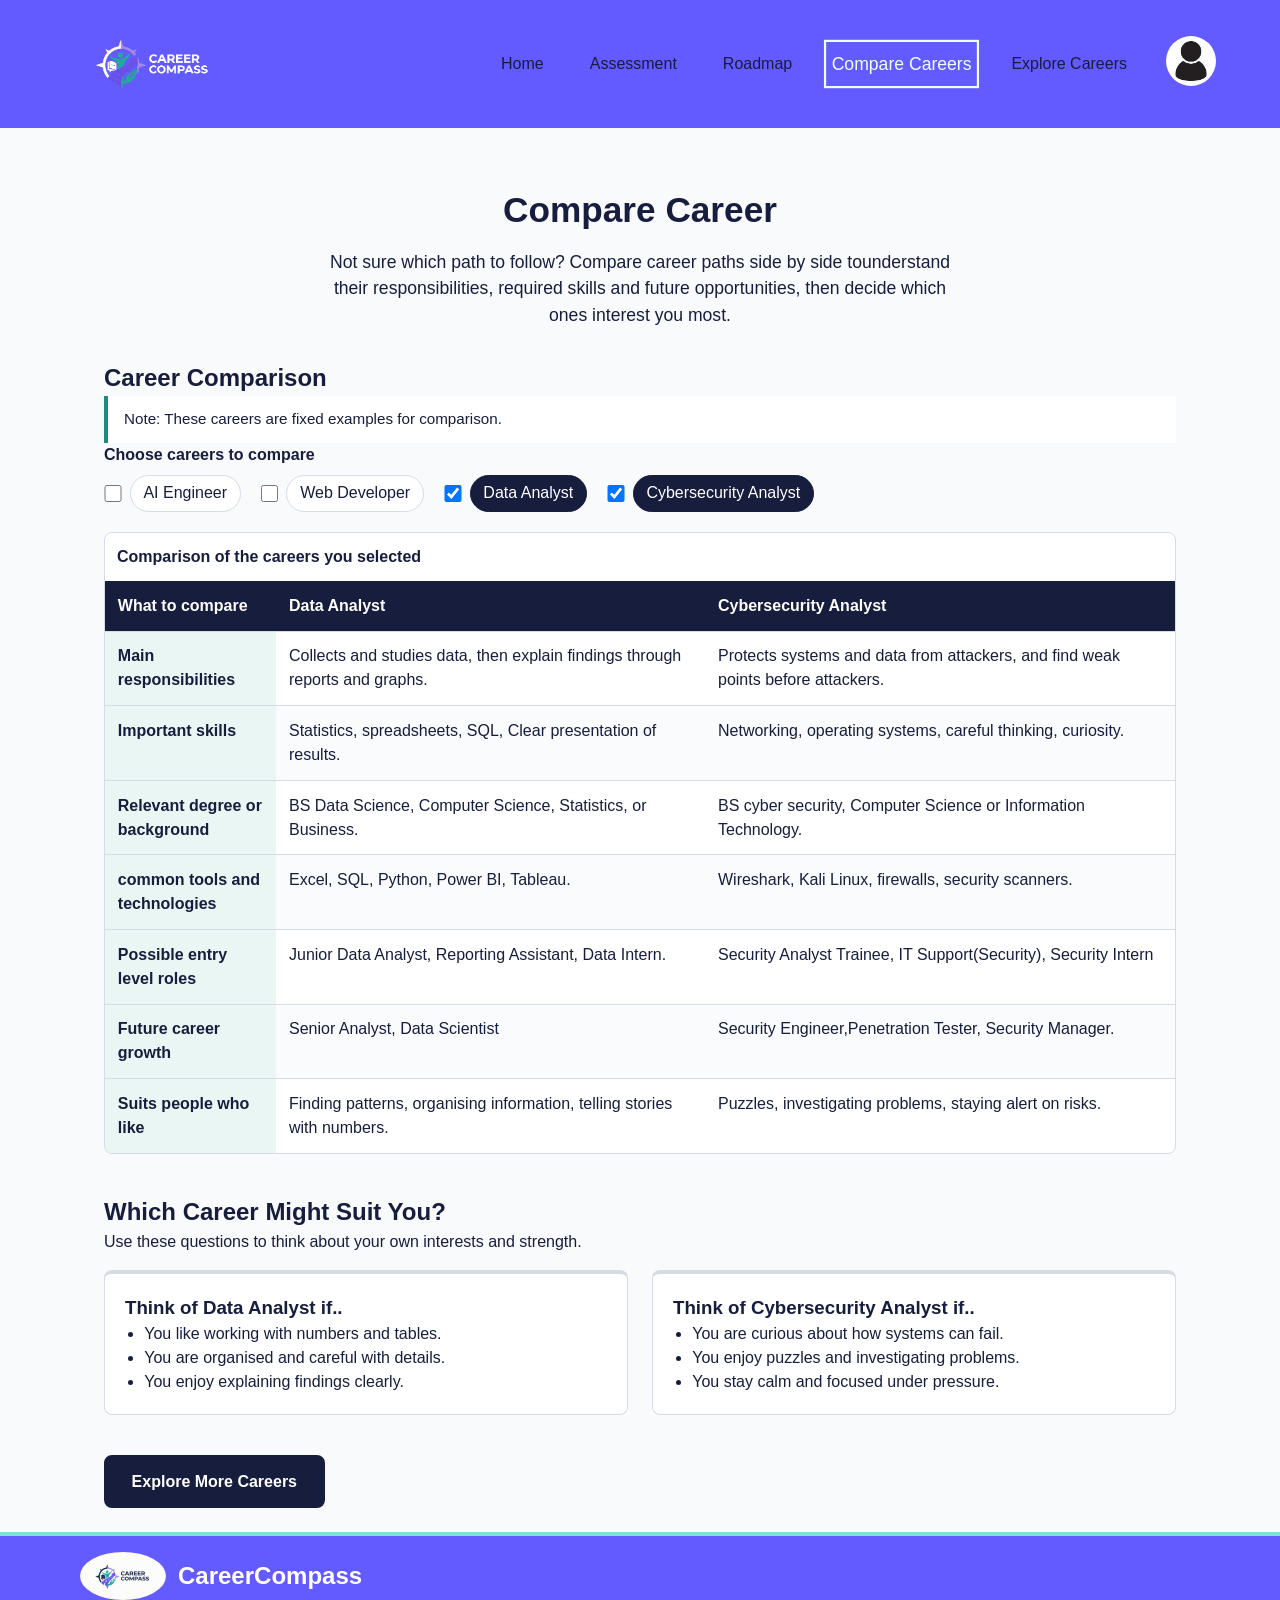
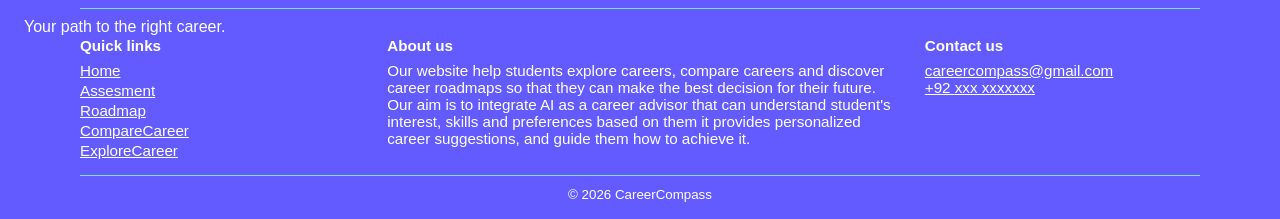
<file: Assignment2/comparecareer.html>
<!DOCTYPE html>
<html lang="en">
<head>
    <meta charset="UTF-8">
    <meta name="viewport" content="width=device-width, initial-scale=1.0">
    <title>Compare Career | CareerCompass </title>
    <link rel="stylesheet" href="comparecareer.css">
</head>
<body>
    <!--header--->
     <header>
    <nav class="global-nav">
        <!--Logo-->
        <a href="index.html" class="logo"><img src="images/final-img-logo.png" alt="logo" class="logo-img"></a>

        <!--The Navigation Links-->
        <ul class="nav-links">
            <li><a href="index.html">Home</a></li>
            <li><a href="assessment.html">Assessment</a></li>
            <li><a href="roadmap.html">Roadmap</a></li>
            <li><a href="comparecareer.html" class="active">Compare Careers</a></li>
            <li><a href="explorecareer.html">Explore Careers</a></li>
        </ul>
     
        <!-- The profile Icon-->
         <div class="profile-icon" title="Profile"><img src="images/profile-icon.jpg.jpeg" alt="profile-icon" class="profile"></div>
    </nav>
    </header>
    <main>
        <section class="intro"> <!--page introduction-->
            <h1>Compare Career</h1>
            <p>
                Not sure which path to follow? Compare career paths side by side tounderstand their responsibilities, required 
                skills and future opportunities, then decide which ones interest you most. 
            </p>
        </section>
        
        <section class="comparison">
            <h2>Career Comparison</h2>
            <!--Remove this note when careers become dynamic(js and backend ai)-->
            <p class="note">
                Note: These careers are fixed examples for comparison.
            </p>

            <div class="compare-tool">
            <p class="picker-title" id="picker-title">Choose careers to compare</p>

            <input type="checkbox" id="pick-ai" >
            <label for="pick-ai">AI Engineer</label>

            <input type="checkbox" id="pick-web" >
            <label for="pick-web">Web Developer</label>

            <input type="checkbox" id="pick-data" checked>
            <label for="pick-data">Data Analyst</label>

            <input type="checkbox" id="pick-cyber" checked>
            <label for="pick-cyber">Cybersecurity Analyst</label>

            <p class="empty-msg">Tick at least two careers to see comparison</p>

            <div class="table-wrapper">
                <table>
                    <caption>Comparison of the careers you selected</caption>
                    <thead>
                        <tr>
                            <th>What to compare</th>
                            <th class="col-data">Data Analyst</th>
                            <th class="col-cyber">Cybersecurity Analyst</th>
                        </tr>
                    </thead>
                    <tbody>
                        <tr>
                            <th>Main responsibilities</th>
                            <td class="col-data">Collects and studies data, then explain findings through reports and graphs.</td>
                            <td class="col-cyber">Protects systems and data from attackers, and find weak points before attackers.</td>
                        </tr>
                        <tr>
                            <th >Important skills</th>
                            <td class="col-data">Statistics, spreadsheets, SQL, Clear presentation of results.</td>
                            <td class="col-cyber">Networking, operating systems, careful thinking, curiosity.</td>
                        </tr>
                        <tr>
                            <th>Relevant degree or background</th>
                            <td class="col-data">BS  Data Science, Computer Science, Statistics, or Business.</td>
                            <td class="col-cyber">BS cyber security, Computer Science or Information Technology.</td>
                        </tr>
                        <tr>
                            <th>common tools and technologies</th>
                            <td class="col-data">Excel, SQL, Python, Power BI, Tableau.</td>
                            <td class="col-cyber">Wireshark, Kali Linux, firewalls, security scanners.</td>
                        </tr>
                        <tr>
                            <th>Possible entry level roles</th>
                            <td class="col-data">Junior Data Analyst, Reporting Assistant, Data Intern.</td>
                            <td class="col-cyber">Security Analyst Trainee, IT Support(Security), Security Intern</td>
                        </tr>
                        <tr>
                            <th>Future career growth</th>
                            <td class="col-data">Senior Analyst, Data Scientist</td>
                            <td class="col-cyber">Security Engineer,Penetration Tester, Security Manager.</td>
                        </tr>
                        <tr>
                            <th>Suits people who like</th>
                            <td class="col-data">Finding patterns, organising information, telling stories with numbers.</td>
                            <td class="col-cyber">Puzzles, investigating problems, staying alert on risks.</td>
                        </tr>
                    </tbody>
                </table>
            </div>
        </div>
        </section>

        <section class="guidance">
            <h2>Which Career Might Suit You?</h2>
            <p> Use these questions to think about your own interests and strength.</p>
            <div class="cards">
                <article class="card">
                    <h3>Think of Data Analyst if..</h3>
                    <ul>
                        <li>You like working with numbers and tables.</li>
                        <li>You are organised and careful with details.</li>
                        <li>You enjoy explaining findings clearly.</li>
                    </ul>
                </article>
                <article class="card">
                    <h3>Think of Cybersecurity Analyst if..</h3>
                    <ul>
                        <li>You are curious about how systems can fail.</li>
                        <li>You enjoy puzzles and investigating problems.</li>
                        <li>You stay calm and focused under pressure.</li>
                    </ul>
                </article>
            </div>
        </section>

        <section class="actions">
            <a class="btn btn-primary" href="explorecareer.html">Explore More Careers</a>
        </section>
        
        
    </main>

     <footer class="foot">
           <p class="fheading">
            <img src="images/logo.jpeg" alt="CareerCompass logo">
             CareerCompass
           </p>
           <p>Your path to the right career. </p>
          
           <div class="footer-container">
             <nav>
              <h4>Quick links</h4>
              <ul>
                 <li><a href="index.html">Home</a></li>
                 <li><a href="assessment.html">Assesment</a></li>
                 <li><a href="roadmap.html">Roadmap</a></li>
                 <li><a href="comparecareer.html">CompareCareer</a></li>
                 <li><a href="explorecareer.html">ExploreCareer</a></li>
              </ul>
             </nav>
              <div>
                 <h4>About us</h4> 
                 <p>Our website help students explore careers, compare careers and discover career roadmaps so that they can make the best decision for their future. </p>
                 <p>Our aim is to integrate AI as a career advisor that can understand student's interest, skills and preferences based on them it provides personalized career suggestions, and guide them how to achieve it. </p>
              </div> 
              <div>
                 <h4>Contact us</h4> 
                 <a href="mailto:careercompass@gmail.com">careercompass@gmail.com</a><br>
                 <a href="tel:+921234567890">+92 xxx xxxxxxx</a>
              </div>
           </div>
           <p class="copyright"><small>&copy; 2026 CareerCompass</small></p>
     </footer>

</body>
</html>
</file>
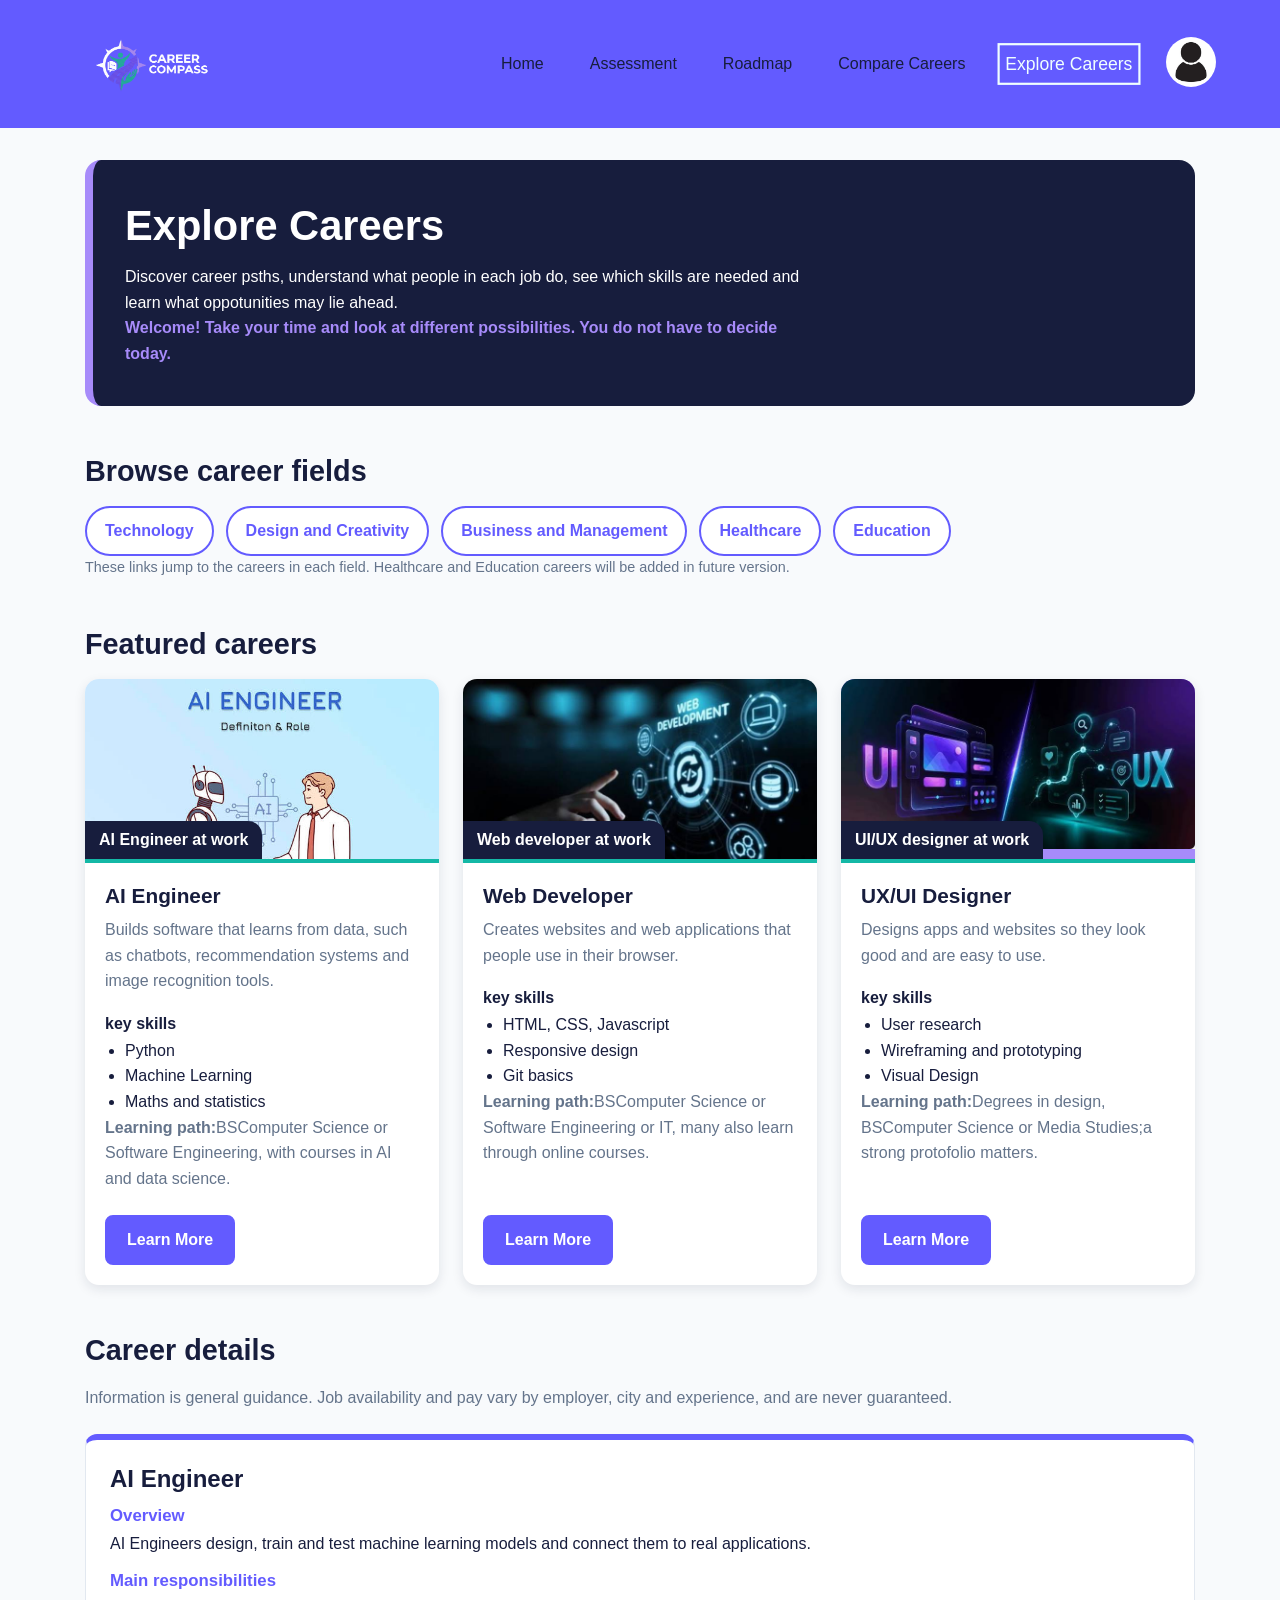
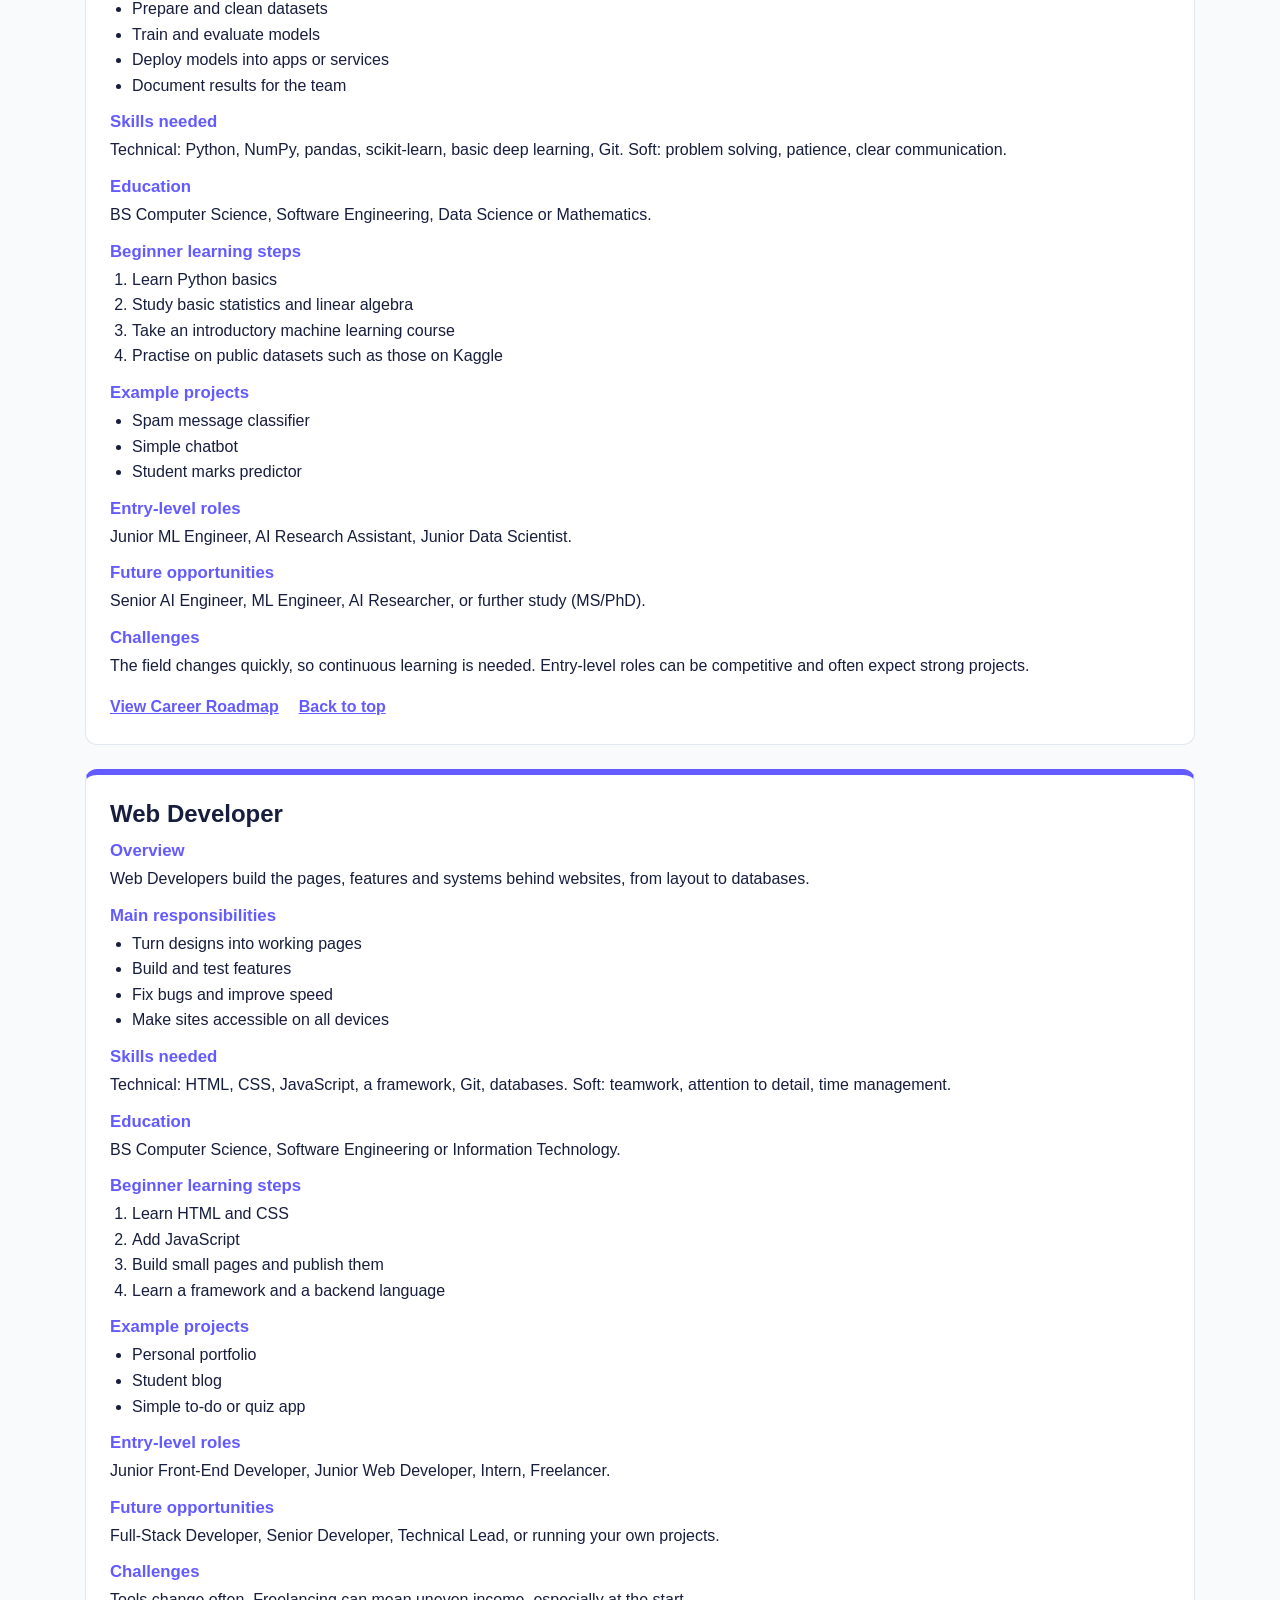
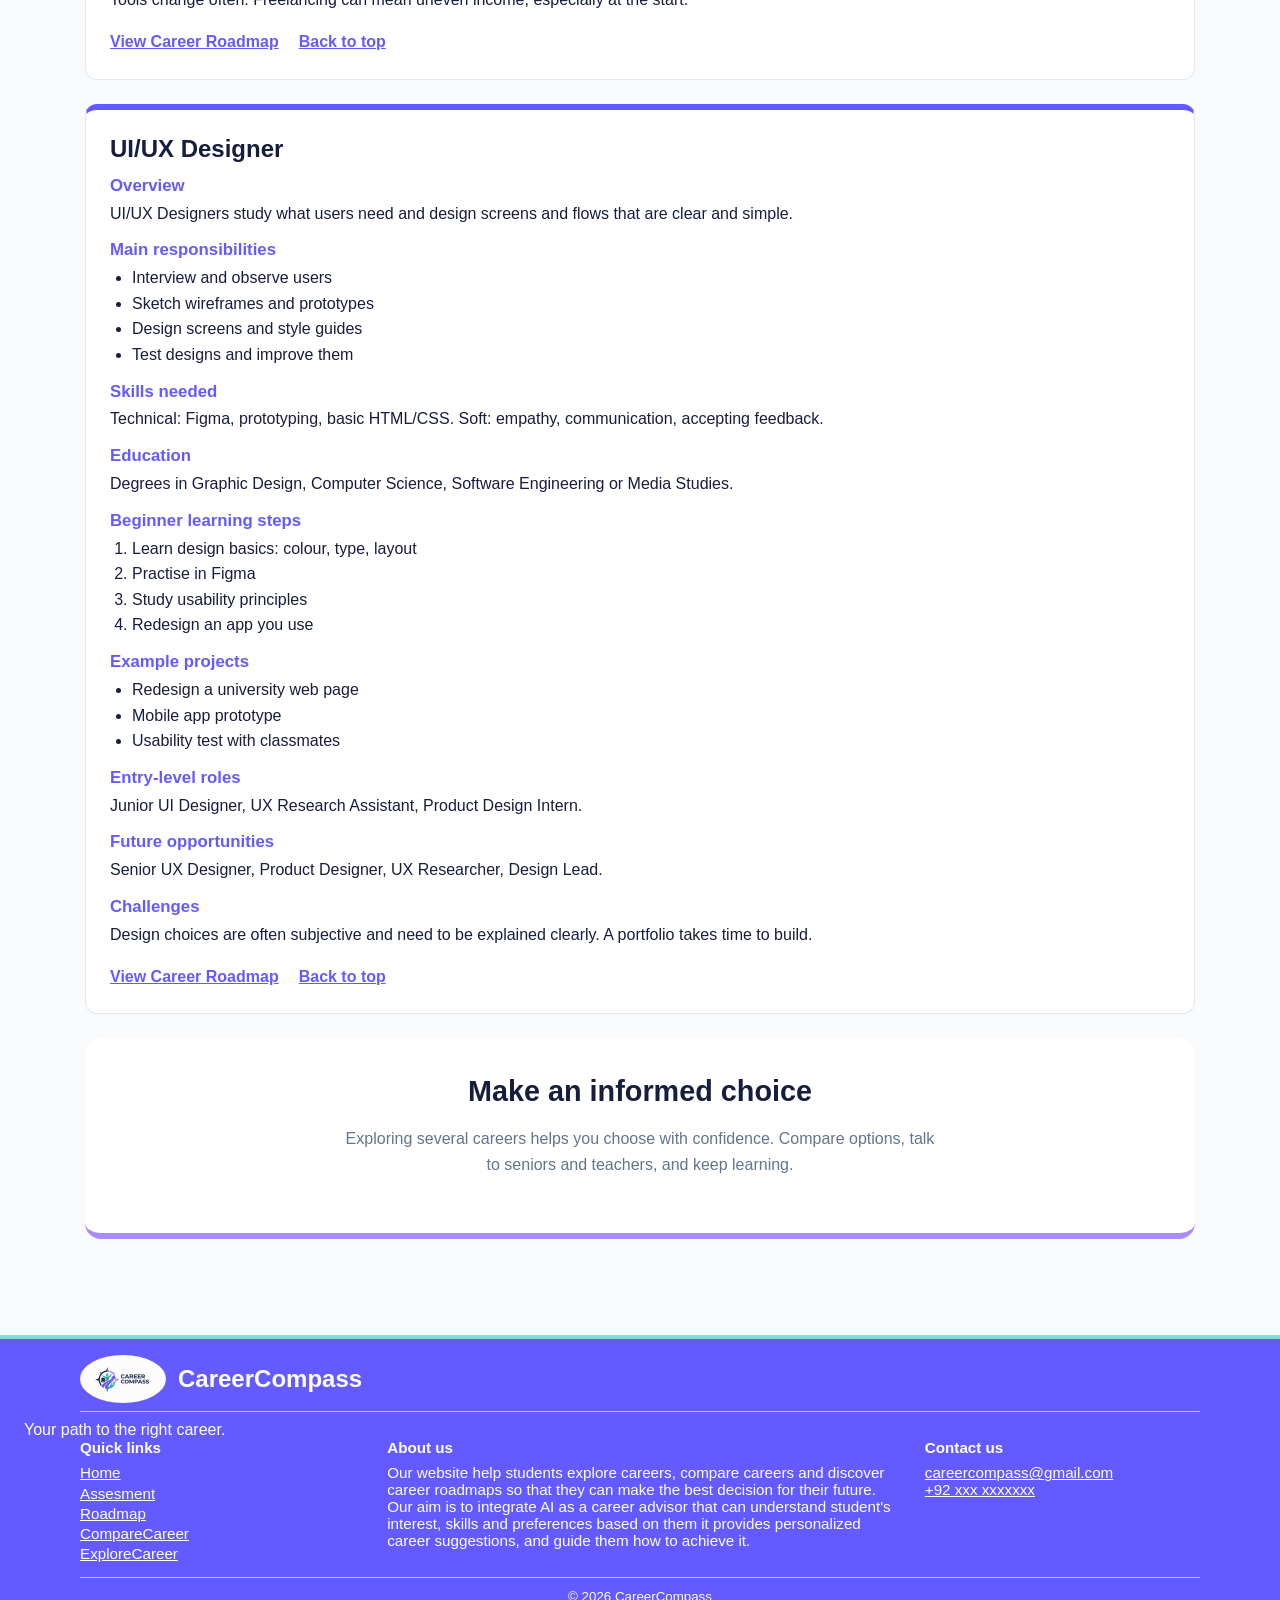
<file: Assignment2/explorecareer.html>
<!DOCTYPE html>
<html lang="en">
<head>
    <meta charset="UTF-8">
    <meta name="viewport" content="width=device-width, initial-scale=1.0">
    <title>Compare Career | CareerCompass </title>
    <link rel="stylesheet" href="explorecareer.css">
</head>
<body>
    <!--header--->
    <header>
    <nav class="global-nav">
        <!--Logo-->
        <a href="index.html" class="logo"><img src="images/final-img-logo.png" alt="logo" class="logo-img"></a>

        <!--The Navigation Links-->
        <ul class="nav-links">
            <li><a href="index.html">Home</a></li>
            <li><a href="assessment.html">Assessment</a></li>
            <li><a href="roadmap.html">Roadmap</a></li>
            <li><a href="comparecareer.html">Compare Careers</a></li>
            <li><a href="explorecareer.html" class="active">Explore Careers</a></li>
        </ul>
     
        <!-- The profile Icon-->
         <div class="profile-icon" title="Profile"><img src="images/profile-icon.jpg.jpeg" alt="profile-icon" class="profile"></div>
    </nav>
    </header>
    <main id="top" class="explore">
        <section class="intro">
            <h1>Explore Careers</h1>
            <p>Discover career psths, understand what people in each job do, see which skills
                are needed and learn what oppotunities may lie ahead.
            </p>
            <p class="welcome">Welcome! Take your time and look at different possibilities.
                You do not have to decide today.
            </p>
        </section>

        <section class="categories">
            <h2 id="cat-heading">Browse career fields</h2>
            <ul class="category-list">
                <li><a href="#cat-technology">Technology</a></li>
                <li><a href="#cat-design">Design and Creativity</a></li>
                <li><a href="#cat-business">Business and Management</a></li>
                <li><a href="#cat-healthcare">Healthcare</a></li>
                <li><a href="#cat-education">Education</a></li>
            </ul>
            <p class="note">These links jump to the careers in each field. Healthcare and Education careers will be added in future version.</p>
        </section>

        <section class="cards-section">
            <h2 id="cards-heading">Featured careers</h2>
            <div class="card-grid">
                <article class="career-card" id="cat-technology">
                    <figure>
                        <img src="images/AI.jpg" alt="photo of AI engineer" >
                        <figcaption>AI Engineer at work</figcaption>
                    </figure>
                    <div class="card-body">
                        <h3>AI Engineer</h3>
                        <p>Builds software that learns from data, such as chatbots, recommendation systems and image recognition tools.</p>
                        <h4>key skills</h4>
                        <ul>
                            <li>Python</li>
                            <li>Machine Learning</li>
                            <li>Maths and statistics</li>
                        </ul>
                        <p class="path"><strong>Learning path:</strong>BSComputer Science or Software Engineering, with courses in AI and data science.</p>
                        <footer class="card-footer"><a class="btn" href="#AI-Engineer" title="Learn more about AI-Engineer">Learn More</a></footer>
                    </div>
                </article>

                 <article class="career-card" id="card-web-developer">
                    <figure>
                        <img src="images/web.jpg" alt="photo of Web developer">
                        <figcaption>Web developer at work</figcaption>
                    </figure>
                    <div class="card-body">
                        <h3>Web Developer</h3>
                        <p>Creates websites and web applications that people use in their browser.</p>
                        <h4>key skills</h4>
                        <ul>
                            <li>HTML, CSS, Javascript</li>
                            <li>Responsive design</li>
                            <li>Git basics</li>
                        </ul>
                        <p class="path"><strong>Learning path:</strong>BSComputer Science or Software Engineering or IT, many also learn through online courses.</p>
                        <footer class="card-footer"><a class="btn" href="#Web-developer" title="Learn more about Web-Developer">Learn More</a></footer>
                    </div>
                </article>

                <article class="career-card" id="cat-design">
                    <figure>
                        <img src="images/IX.jpg" alt="photo of UX/UI designer">
                        <figcaption>UI/UX designer at work</figcaption>
                    </figure>
                    <div class="card-body">
                        <h3>UX/UI Designer</h3>
                        <p>Designs apps and websites so they look good and are easy to use.</p>
                        <h4>key skills</h4>
                        <ul>
                            <li>User research</li>
                            <li>Wireframing and prototyping</li>
                            <li>Visual Design</li>
                        </ul>
                        <p class="path"><strong>Learning path:</strong>Degrees in design, BSComputer Science or Media Studies;a strong protofolio matters.</p>

                        <footer class="card-footer"><a class="btn" href="#UX/UI-Designer" title="Learn more about UX/UI Designer">Learn More</a></footer>
                    </div>
                </article>
            </div>
        </section>
       
        <section class="details-section">
      <h2 id="details-heading">Career details</h2>
      <p>Information is general guidance. Job availability and pay vary by employer, city and experience,
         and are never guaranteed.</p>
      <article class="detail" id="AI-Engineer">
        <h3>AI Engineer</h3>
        <section>
            <h4>Overview</h4>
            <p>AI Engineers design, train and test machine learning models and connect them to real applications.</p>
        </section>
        <section>
            <h4>Main responsibilities</h4>
            <ul>
                <li>Prepare and clean datasets</li>
                <li>Train and evaluate models</li>
                <li>Deploy models into apps or services</li>
                <li>Document results for the team</li>
            </ul>
        </section>
        <section>
            <h4>Skills needed</h4>
            <p>Technical: Python, NumPy, pandas, scikit-learn, basic deep learning, Git. Soft: problem solving, patience, clear communication.
            </p>
        </section>
        <section>
            <h4>Education</h4>
            <p>BS Computer Science, Software Engineering, Data Science or Mathematics.</p>
        </section>
        <section>
            <h4>Beginner learning steps</h4>
            <ol>
                <li>Learn Python basics</li>
                <li>Study basic statistics and linear algebra</li>
                <li>Take an introductory machine learning course</li>
                <li>Practise on public datasets such as those on Kaggle</li>
            </ol>
        </section>
        <section>
            <h4>Example projects</h4>
            <ul>
                <li>Spam message classifier</li>
                <li>Simple chatbot</li>
                <li>Student marks predictor</li>
            </ul>
        </section>
        <section>
            <h4>Entry-level roles</h4>
            <p>Junior ML Engineer, AI Research Assistant, Junior Data Scientist.            
            </p>
        </section>
        <section>
            <h4>Future opportunities</h4>
            <p>Senior AI Engineer, ML Engineer, AI Researcher, or further study (MS/PhD).
            </p>
        </section>
        <section>
            <h4>Challenges</h4>
            <p>The field changes quickly, so continuous learning is needed. Entry-level roles can be competitive and often expect strong projects.
            </p>
        </section>
        <p class="detail-links"><a href="roadmap.html">View Career Roadmap</a> <a href="#top">Back to top</a></p>
      </article>
      <article class="detail" id="Web-developer">
        <h3>Web Developer</h3>
        <section>
            <h4>Overview</h4>
            <p>
                Web Developers build the pages, features and systems behind websites, from layout to databases.
                </p>
            </section>
        <section>
            <h4>Main responsibilities</h4>
            <ul>
                <li>Turn designs into working pages</li>
                <li>Build and test features</li>
                <li>Fix bugs and improve speed</li>
                <li>Make sites accessible on all devices</li>
            </ul>
        </section>
        <section>
            <h4>Skills needed</h4>
            <p>Technical: HTML, CSS, JavaScript, a framework, Git, databases. Soft: teamwork, attention to detail, time management.</p>
        </section>
        <section>
            <h4>Education</h4>
            <p>BS Computer Science, Software Engineering or Information Technology.</p>
        </section>
        <section>
            <h4>Beginner learning steps</h4>
            <ol>
                <li>Learn HTML and CSS</li>
                <li>Add JavaScript</li>
                <li>Build small pages and publish them</li>
                <li>Learn a framework and a backend language</li>
            </ol>
        </section>
        <section>
            <h4>Example projects</h4>
            <ul>
                <li>Personal portfolio</li>
                <li>Student blog</li>
                <li>Simple to-do or quiz app</li>
            </ul>
        </section>
        <section> 
            <h4>Entry-level roles</h4>
            <p>Junior Front-End Developer, Junior Web Developer, Intern, Freelancer.</p>
        </section>
        <section>
            <h4>Future opportunities</h4>
            <p>Full-Stack Developer, Senior Developer, Technical Lead, or running your own projects.</p>
        </section>
        <section>
            <h4>Challenges</h4>
            <p>Tools change often. Freelancing can mean uneven income, especially at the start.</p>
        </section>
        <p class="detail-links"><a href="roadmap.html">View Career Roadmap</a> <a href="#top">Back to top</a></p>
      </article>
      <article class="detail" id="UX/UI-Designer">
        <h3>UI/UX Designer</h3>
        <section>
            <h4>Overview</h4>
            <p>UI/UX Designers study what users need and design screens and flows that are clear and simple.</p>
        </section>
        <section>
            <h4>Main responsibilities</h4>
            <ul>
                <li>Interview and observe users</li>
                <li>Sketch wireframes and prototypes</li>
                <li>Design screens and style guides</li>
                <li>Test designs and improve them</li>
            </ul>
        </section>
        <section>
            <h4>Skills needed</h4>
            <p>Technical: Figma, prototyping, basic HTML/CSS. Soft: empathy, communication, accepting feedback.</p>
        </section>
        <section>
            <h4>Education</h4>
            <p>Degrees in Graphic Design, Computer Science, Software Engineering or Media Studies.</p>
        </section>
        <section>
            <h4>Beginner learning steps</h4>
            <ol>
                <li>Learn design basics: colour, type, layout</li>
                <li>Practise in Figma</li>
                <li>Study usability principles</li>
                <li>Redesign an app you use</li>
            </ol>
        </section>
        <section> 
            <h4>Example projects</h4>
            <ul>
                <li>Redesign a university web page</li>
                <li>Mobile app prototype</li>
                <li>Usability test with classmates</li>
            </ul>
        </section>
        <section>
            <h4>Entry-level roles</h4>
            <p>Junior UI Designer, UX Research Assistant, Product Design Intern.</p>
        </section>
        <section>
            <h4>Future opportunities</h4>
            <p>Senior UX Designer, Product Designer, UX Researcher, Design Lead.</p>
        </section>
        <section>
            <h4>Challenges</h4>
            <p>Design choices are often subjective and need to be explained clearly. A portfolio takes time to build.</p>
        </section>
        <p class="detail-links"><a href="roadmap.html">View Career Roadmap</a> <a href="#top">Back to top</a></p>
      </article>
      <section class="closing">
      <h2>Make an informed choice</h2>
      <p>Exploring several careers helps you choose with confidence. Compare options, talk to seniors and teachers, and keep learning.</p>
    </section>
 
  </main>
 
  <!-- PASTE YOUR EXISTING FOOTER HERE (unchanged) -->
 <footer class="foot">
           <p class="fheading">
            <img src="images/logo.jpeg" alt="CareerCompass logo">
             CareerCompass
           </p>
           <p>Your path to the right career. </p>
          
           <div class="footer-container">
             <nav>
              <h4>Quick links</h4>
              <ul>
                 <li><a href="index.html">Home</a></li>
                 <li><a href="assesment.html">Assesment</a></li>
                 <li><a href="roadmap.html">Roadmap</a></li>
                 <li><a href="comparecareer.html">CompareCareer</a></li>
                 <li><a href="explorecareer.html">ExploreCareer</a></li>
              </ul>
             </nav>
              <div>
                 <h4>About us</h4> 
                 <p>Our website help students explore careers, compare careers and discover career roadmaps so that they can make the best decision for their future. </p>
                 <p>Our aim is to integrate AI as a career advisor that can understand student's interest, skills and preferences based on them it provides personalized career suggestions, and guide them how to achieve it. </p>
              </div> 
              <div>
                 <h4>Contact us</h4> 
                 <a href="mailto:careercompass@gmail.com">careercompass@gmail.com</a><br>
                 <a href="tel:+921234567890">+92 xxx xxxxxxx</a>
              </div>
           </div>
           <p class="copyright"><small>&copy; 2026 CareerCompass</small></p>
     </footer>
</body>
</html>
</file>
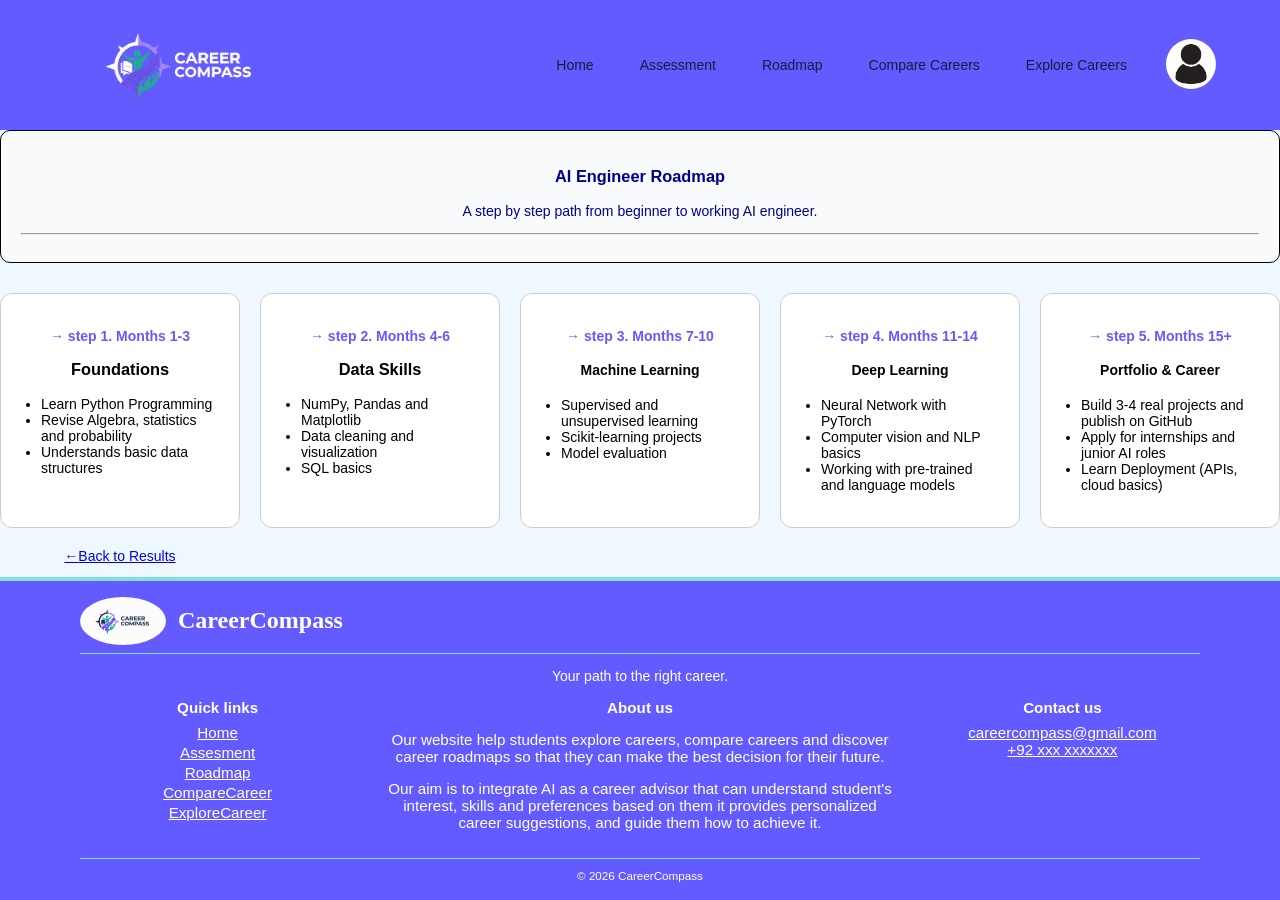
<file: Assignment2/roadmap.html>
<!DOCTYPE html>
<html lang="en">
<head>
    <meta charset="UTF-8">
    <meta name="viewport" content="width=device-width, initial-scale=1.0">
    <title>Career Roadmap</title>


<link rel="stylesheet" href="roadmap.css">
</head>

<body class="mybody">
<header class="headmap">


    <nav class="global-nav">
        <!--Logo-->
        <a href="index.html" class="logo"><img src="images/final-img-logo.png" alt="logo" class="logo-img"></a>

        <!--The Navigation Links-->
        <ul class="nav-links">
            <li><a href="index.html">Home</a></li>
            <li><a href="assessment.html">Assessment</a></li>
            <li><a href="roadmap.html">Roadmap</a></li>
            <li><a href="comparecareer.html">Compare Careers</a></li>
            <li><a href="explorecareer.html">Explore Careers</a></li>
        </ul>
     
        <!-- The profile Icon-->
         <div class="profile-icon" title="Profile"><img src="images/profile-icon.jpg.jpeg" alt="profile-icon" class="profile"></div>
    </nav>
    
</header>
<main class="themain">

    <div class="beg">
    <h3>AI Engineer Roadmap</h3>
    <p>A step by step path from beginner to working AI engineer.</p>
    <hr>

</div>
   <div class="steps">



    <div class="road">
        <p class="months"> <strong> &rarr; step 1. Months 1-3</strong></p>
        
        <h3>Foundations</h3>
        <ul>
            <li>Learn Python Programming</li>
            <li>Revise Algebra, statistics and probability</li>
            <li>Understands basic data structures</li>
        </ul>
       
    </div>
    <div class="road">
        <p class="months">  <strong> &rarr; step 2. Months 4-6</strong></p>
          <h3>Data Skills</h3>
        <ul>
            <li>NumPy, Pandas and Matplotlib</li>
            <li>Data cleaning and visualization</li>
            <li>SQL basics</li>
        </ul>
    </div>
    <div class="road">
        <p class="months"> <strong> &rarr; step 3. Months 7-10</strong></p>
          <h4>Machine Learning</h4>
        <ul>
            <li>Supervised and unsupervised learning</li>
            <li>Scikit-learning projects</li>
            <li>Model evaluation</li>
        </ul>
    </div>
    <div class="road">
        <p class="months"> <strong> &rarr; step 4. Months 11-14</strong></p>
         
      
        
        
        <h4>Deep Learning</h4>
        <ul>
            <li>Neural Network with PyTorch</li>
            <li>Computer vision and NLP basics</li>
            <li>Working with pre-trained and language models</li>
        </ul>
    </div>
    <div class="road">
        <p class="months"> <strong> &rarr; step 5. Months 15+</strong></p>
          <h4>Portfolio & Career</h4>
        <ul>
            <li>Build 3-4 real projects and publish on GitHub</li>
            <li>Apply for internships and junior AI roles</li>
            <li>Learn Deployment (APIs, cloud basics)</li>
        </ul>
    </div>



<a href="careerresult.html"><span><strong>&larr;</strong></span>Back to Results</a>

</div>

</main>

<footer class="foot">
           <p class="fheading">
            <img src="images/logo.jpeg" alt="CareerCompass logo">
             CareerCompass
           </p>
           <p>Your path to the right career. </p>
          
           <div class="footer-container">
             <nav>
              <h4>Quick links</h4>
              <ul>
                 <li><a href="index.html">Home</a></li>
                 <li><a href="assessment.html">Assesment</a></li>
                 <li><a href="roadmap.html">Roadmap</a></li>
                 <li><a href="comparecareer.html">CompareCareer</a></li>
                 <li><a href="explorecareer.html">ExploreCareer</a></li>
              </ul>
             </nav>
              <div>
                 <h4>About us</h4> 
                 <p>Our website help students explore careers, compare careers and discover career roadmaps so that they can make the best decision for their future. </p>
                 <p>Our aim is to integrate AI as a career advisor that can understand student's interest, skills and preferences based on them it provides personalized career suggestions, and guide them how to achieve it. </p>
              </div> 
              <div>
                 <h4>Contact us</h4> 
                 <a href="mailto:careercompass@gmail.com">careercompass@gmail.com</a><br>
                 <a href="tel:+921234567890">+92 xxx xxxxxxx</a>
              </div>
           </div>
           <p class="copyright"><small>&copy; 2026 CareerCompass</small></p>
     </footer>
    
    
</body>
</html>
</file>
<file: Assignment2/nav-style.css>
/* ===== nav.css — shared base + navigation bar ===== */

:root {
    --midnight-navy: #171D3D;
    --electric-violet: #635BFF;
    --soft-lavender: #A78BFA;
    --cloud-white: #F8FAFC;
    --pure-white: #FFFFFF;
    --slate-gray: #64748B;

    --font-main: 'Inter', sans-serif;
    --font-heading: 'Montserrat', sans-serif;

    --nav-height: 128px;
}

* {
    margin: 0;
    padding: 0;
    box-sizing: border-box;
}

body {
    font-family: var(--font-main);
    background-color: var(--cloud-white);
    color: var(--midnight-navy);
    padding-top: var(--nav-height);
}

.global-nav {
    display: flex;
    align-items: center;
    padding: 0 5%;
    height: var(--nav-height);
    background-color: var(--electric-violet);
    font-family: var(--font-main);
    position: fixed;
    top: 0;
    left: 0;
    width: 100%;
    z-index: 1000;
}

.logo {
    display: flex;
    align-items: center;
    text-decoration: none;
}

.logo-img {
    height: 100px;
    max-height: 100%;
    width: auto;
    border-radius: 70%;
}

.nav-links {
    display: flex;
    gap: 2rem;
    list-style: none;
    margin-left: auto;
    margin-right: 2rem;
}

.nav-links a {
    display: inline-block;
    text-decoration: none;
    color: var(--midnight-navy);
    font-family: var(--font-main);
    font-weight: 500;
    padding: 8px 5px;
    border: 2px solid transparent;
    transition: all 0.2s ease;
}

.nav-links a:hover,
.nav-links a:active,
.nav-links a.active {
    color: azure;
    border-color: azure;
    transform: scale(1.1);
}



.profile {
    height: 50px;
    width: 50px;
    object-fit: cover;
    border-radius: 50%;
}

/*MEDIA*/
/* Tablet and small laptop */
@media (max-width: 900px) {
    :root {
        --nav-height: 90px;
    }
    .logo-img {
        height: 90px;
    }
    .nav-links {
        gap: 0.75rem;
        margin-right: 1rem;
    }
    .nav-links a {
        font-size: 0.9rem;
        padding: 6px 3px;
    }
    .profile {
        height: 40px;
        width: 40px;
    }
}

/* Phone */
@media (max-width: 600px) {
    body {
        padding-top: 0;
    }
    .global-nav {
        position: static;
        height: auto;
        flex-wrap: wrap;
        justify-content: space-between;
        padding: 8px 5%;
    }
    .logo-img {
        height: 60px;
    }
    .nav-links {
        order: 3;
        width: 100%;
        flex-wrap: wrap;
        justify-content: center;
        gap: 0.5rem 1rem;
        margin: 8px 0 0 0;
    }
}
</file>
<file: Assignment2/home.css>
/*--HOME SECTION LAYOUT--*/
:root {
  --midnight-navy: #171D3D;
  --electric-violet: #635BFF;
  --soft-lavender: #A78BFA;
  --cloud-white: #F8FAFC;
  --pure-white: #FFFFFF;
  --slate-gray: #64748B;
  
  --font-main: 'Inter', sans-serif;
  --font-heading: 'Montserrat', sans-serif;
}


.first-section{
    display: flex;
    align-items: center;
    justify-content: space-between;
    padding: 5rem 5%;
    gap: 3rem;
    width: 100%;
}


.signature-line{
    flex: 1 1 50%;
    min-width: 0;
    max-width: 600px;
}

.home-main h1{
    font-family: var(--font-heading);
    font-size: 3.5rem;
    color: var(--midnight-navy);
    line-height: 1.2;
    margin-bottom: 1.5rem;
}

.home-main .curvy-text{
    color: var(--electric-violet);
}

.home-main p{
    color: var(--slate-gray);
    font-size: 1.1rem;
    line-height: 1.6;
    margin-bottom: 2.5rem;
}

.assessment-button{
    display: inline-block;
    background-color: var(--electric-violet);
    color: var(--pure-white);
    padding: 1rem 2.5rem;
    border-radius: 50%;
    font-family: var(--font-heading);
    font-weight: 600;
    text-decoration: none;
    
    box-shadow: 0 4px 15px rgba(99, 91, 255, 0.3);
}

.assessment-button:hover{
    background-color: var(--midnight-navy);
    /*transform: translateY(-3px);*/
    box-shadow: 0 6px 20px rgba(23, 29, 61, 0.2);
}

.home-image{
    flex: 1 1 50%;
    min-width: 0;
    display: flex;
    justify-content: center;
    align-items: center;

}

.home-img-link{

    max-width:100%;
    height: auto;
    border-radius: 12px;
    border: 4px solid var(--soft-lavender);
}


/*FOOTER MEDIA*/
footer div {
    font: normal 0.95rem sans-serif;
}
footer.foot {
 color:white ;
 background-color:#635BFF;
 margin-top: auto;
 padding:1rem 1.5rem;
 line-height: 1.2;
 border-top:4px solid #7fe0d4;
 box-sizing: border-box;
}
.fheading {
  display:flex;
  gap: 0.75rem;
  align-items: center;
  font: bold 1.5rem Georgia, "Times New Roman",serif;
  max-width: 70rem;
  margin:0 auto 0.5rem auto;
  padding-bottom: 0.5rem;
  border-bottom: 1px solid #7fe0d4;
}
footer img{
    height:3rem;
    width: auto;
    border-radius: 50%;
}
.footer-container {
    display:flex;
    justify-content:space-between;
    flex-wrap: wrap;
    gap:2rem;
    margin: 0 auto;
    max-width:70rem;
}
.footer-container > *{
    flex:1 1 12rem;
}
.footer-container >div:nth-child(2){
    flex:3 1 16rem;
}

footer h4{
    margin:0 0 0.5rem 0;
}
body {
    display: flex;
    flex-direction: column;
    min-height: 100vh;
    margin: 0;
}
footer ul{
    margin:0;
    padding:0;
    list-style-type:none;
    
}
footer li{
    margin-bottom:0.2rem;

}
footer a:visited,
footer a:link{
    color:white
}
 footer a:hover{
    color:#7fe0d4;
 }
 .copyright {
    text-align: center;
    padding-top:0.5rem;
    border-top: 1px solid #7fe0d4;
    max-width:70rem;
    margin:0.75rem auto 0 auto;
 }
 @media (max-width:600px){
    .footer-container{
        flex-direction:column;
        text-align: center;
    }
    .footer-container > *{
        flex: 0 1 auto;
    }
 }


 /* ===== RESPONSIVE: HOME SECTION ===== */

/* tablets and phones: stack text above image */
@media (max-width: 900px) {
    .first-section {
        flex-direction: column;
        padding: 2rem 5%;
        gap: 2rem;
    }

    .signature-line {
        flex: none;
        width: 100%;
        max-width: 100%;
    }

    .home-image {
        flex: none;
        width: 100%;
    }

    .home-main h1 {
        font-size: 2.5rem;
    }
}

/* small phones */
@media (max-width: 480px) {
    .home-main h1 {
        font-size: 2rem;
    }

    .home-main p {
        font-size: 1rem;
        margin-bottom: 1.5rem;
    }

    .assessment-button {
        display: block;
        text-align: center;
        padding: 0.9rem 1.5rem;
    }
}
</file>
<file: Assignment2/assessment.css>
/* --- BASE & VARIABLES --- */
:root {
  --midnight-navy: #171D3D;
  --electric-violet: #635BFF;
  --soft-lavender: #A78BFA;
  --cloud-white: #F8FAFC;
  --pure-white: #FFFFFF;
  --slate-gray: #64748B;
  
  --font-main: 'Inter', sans-serif;
  --font-heading: 'Montserrat', sans-serif;
}

body {
  font-family: var(--font-main);
  background-color: var(--cloud-white);
  color: var(--midnight-navy);
  margin: 0;
  padding: 0;
  box-sizing: border-box;
}

/* --- ASSESSMENT PAGE LAYOUT --- */
.assessment-main {
  max-width: 800px;
  margin: 3rem auto; /*it needs width and auto divides itself wrt Screen size*/
  padding: 0px 1rem; /*zz*/

}

/*HEADINGS*/
.assessment-header {
  margin-top: 150px; /*top se distance*/
  margin-bottom: 5rem; /*below content to content distance*/
  text-align: center;
}

.assessment-header h1 {
  font-family: var(--font-heading);
  color: var(--midnight-navy);
  font-size: 2.2rem;
  margin-bottom: 0.5rem;
}

.assessment-header p {
  color: var(--slate-gray);
  font-size: 1.1rem;
}

/* --- QUESTION CARDS --- */
.question-card {
  background-color: var(--cloud-white); 
  border-radius: 12px;
  padding: 2.5rem;
  margin-bottom: 3rem;
  box-shadow: 0 4px 15px var(--soft-lavender);
}

fieldset {
  border: none;
  padding: 0;
  margin: 0;
  display: flex;
  flex-direction: column; 
  gap: 0.5rem; 
}

legend {
  font-family: var(--font-heading);
  font-weight: 600;
  color: var(--midnight-navy);
  font-size: 1.1rem;
  margin-bottom: 1.5rem;
  line-height: 1.4;
}

/* --- HOVER ROW & NATIVE INPUTS --- */
.hover-label {
  display: flex;
  align-items:center; /*controls up and down, always use with display*/
  padding: 0.8rem 1rem;
  border-radius: 8px;
  cursor: pointer;
  color: var(--midnight-navy);
  font-family: var(--font-main);
  font-size: 1rem;
  transition: all 0.2s ease;
  width: 100%; 
  box-sizing: border-box;
}

.hover-label:hover {
  background-color: var(--soft-lavender); 
  color: var(--midnight-navy);
}

.hover-label input[type="radio"],
.hover-label input[type="checkbox"] {
  accent-color: var(--electric-violet);
  width: 18px;
  height: 18px;
  margin-right: 12px;
  cursor: pointer;
}

/* --- BULLETPROOF "OTHER" OPTION --- */
.other-label {
  flex-wrap: wrap; 
}

.other-text {
  flex: 1; 
}

.other-trigger {
  position: static !important; 
  opacity: 1 !important; 
}

.other-input-box {
  display: none; 
  width: 100%; 
  margin-left: 30px; 
  margin-top: 10px;
}

.other-trigger:checked ~ .other-input-box {
  display: block;
}

.small-label {
  display: block;
  font-size: 0.9rem;
  color: var(--slate-gray);
  margin-bottom: 0.3rem;
}

.text-input {
  width: 100%;
  max-width: 300px;
  padding: 0.8rem;
  border: 2px solid var(--soft-lavender);
  border-radius: 8px;
  font-family: var(--font-main);
  color: var(--midnight-navy);
  transition: border-color 0.3s ease;
  box-sizing: border-box;
}

.text-input:focus {
  outline: none;
  border-color: var(--electric-violet);
}

/* --- TEXTAREA --- */
.textarea-input {
  width: 100%;
  padding: 1rem;
  border: 2px solid var(--soft-lavender);
  border-radius: 8px;
  font-family: var(--font-main);
  color: var(--midnight-navy);
  /*transition: border-color 0.3s ease;*/
  resize: vertical;
  min-height: 120px;
  font-size: 1rem;
  box-sizing: border-box;
}

.textarea-input:focus {
  outline: none;
  border-color: var(--electric-violet);
}

/* --- NAVIGATION BUTTONS --- */
.form-navigation {
  display: flex;
  margin-top: 2rem;
  margin-bottom: 4rem;
}

.btn-primary {
  display: inline-block;
  background-color: var(--electric-violet);
  color: var(--pure-white);
  padding: 1rem 3rem;
  border-radius: 50px;
  font-family: var(--font-heading);
  font-size: 1.1rem;
  font-weight: 600;
  text-decoration: none;
  border: none;
  cursor: pointer;
  transition: all 0.3s ease;
  box-shadow: 0 4px 15px rgba(99, 91, 255, 0.3);
}

.btn-primary:hover {
  background-color: var(--midnight-navy);
  /*transform: translateY(-2px);*/
  box-shadow: 0 6px 20px rgba(23, 29, 61, 0.2);
}


/*FOOTER*/
footer div {
    font: normal 0.95rem sans-serif;
}
footer.foot {
 color:white ;
 background-color:#635BFF;
 margin-top: auto;
 padding:1rem 1.5rem;
 line-height: 1.2;
 border-top:4px solid #7fe0d4;
 box-sizing: border-box;
}
.fheading {
  display:flex;
  gap: 0.75rem;
  align-items: center;
  font: bold 1.5rem Georgia, "Times New Roman",serif;
  max-width: 70rem;
  margin:0 auto 0.5rem auto;
  padding-bottom: 0.5rem;
  border-bottom: 1px solid #7fe0d4;
}
footer img{
    height:3rem;
    width: auto;
    border-radius: 50%;
}
.footer-container {
    display:flex;
    justify-content:space-between;
    flex-wrap: wrap;
    gap:2rem;
    margin: 0 auto;
    max-width:70rem;
}
.footer-container > *{
    flex:1 1 12rem;
}
.footer-container >div:nth-child(2){
    flex:3 1 16rem;
}

footer h4{
    margin:0 0 0.5rem 0;
}
body {
    display: flex;
    flex-direction: column;
    min-height: 100vh;
    margin: 0;
}
footer ul{
    margin:0;
    padding:0;
    list-style-type:none;
    
}
footer li{
    margin-bottom:0.2rem;

}
footer a:visited,
footer a:link{
    color:white
}
 footer a:hover{
    color:#7fe0d4;
 }
 .copyright {
    text-align: center;
    padding-top:0.5rem;
    border-top: 1px solid #7fe0d4;
    max-width:70rem;
    margin:0.75rem auto 0 auto;
 }
 @media (max-width:600px){
    .footer-container{
        flex-direction:column;
        text-align: center;
    }
    .footer-container > *{
        flex: 0 1 auto;
    }
 }

 /* ===== RESPONSIVE: ASSESSMENT PAGE ===== */

/* tablets */
@media (max-width: 900px) {
    .assessment-header {
        margin-top: 2rem;      /* nav-style.css already pushes content below the fixed nav */
        margin-bottom: 2.5rem;
    }

    .question-card {
        padding: 1.75rem;
        margin-bottom: 2rem;
    }
}

/* phones */
@media (max-width: 600px) {
    .assessment-main {
        margin: 1.5rem auto;
        padding: 0 4%;
    }

    .assessment-header h1 {
        font-size: 1.6rem;
    }

    .assessment-header p {
        font-size: 1rem;
    }

    .question-card {
        padding: 1.25rem 1rem;
        margin-bottom: 1.5rem;
    }

    legend {
        font-size: 1rem;
    }

    .hover-label {
        padding: 0.7rem 0.5rem;
        font-size: 0.95rem;
    }

    .other-input-box {
        margin-left: 0;
    }

    .text-input {
        max-width: 100%;
    }

    .form-navigation {
        justify-content: stretch !important;  /* overrides the inline style in your HTML */
    }

    .btn-primary {
        width: 100%;
        padding: 1rem;
    }
}
</file>
<file: Assignment2/careerresult.css>
.navbar
{
    position: sticky;
    top: 0px;



}

.nav-links{
    display: flex;
   
    gap: 2rem;
    list-style: none; /* to remove bullets in list*/
    text-align: right;
    margin-left: auto; /*pushes links to far right*/
    margin-right:2rem; /*add space bw links and profile icon*/
}
.global-nav{
    display: flex;
    align-items: center;
    padding:1rem 1.5rem;
    background-color: #635bff;
    width: 100%;
   box-sizing: border-box;

}

.nav-links a{
    display: inline-block;
    text-decoration: none;
   

    color: #171d3d;
    font-weight: 500;
    padding: 8px 5px;
    border: 2px solid transparent;
}


.logo{
display: flex;
text-decoration: none;
align-items: start;
}

.logo-img{
    height: 80px;
    width: auto;
    border-radius: 70%;
}

.profile{
    height: 50px;
    width: auto;
    border-radius: 50%;
    align-items: end;
}

.nav-links a:hover, .nav-links a:active{
    color: azure;
    transform: scale(1.1); /*enlarge text only if inline-block*/
    border-color: azure;
}























.bod{
    text-align: center;
    font-family: sans-serif,arial;
   
  


}



.mymain{
    background-color: aliceblue;
    
    
}

.main_card
{
   
    display: grid;
    grid-template-columns: repeat(auto-fit, minmax(280px, 1fr));
    gap: 20px;
    width: 100%;
    box-sizing: border-box;
   
  

   
}


.card{
    
   
    border: 1px solid black;
    border-radius: 12px;
    background-color: white;
    padding: 1.5rem;
    text-align: center;
}
.card img {
    display: block;
    width: 100%;
    max-width: 250px;
    height: 180px;
    object-fit: cover;
    margin: 0 auto 1rem;
}

.road a
{
    border: 2px solid black;
    border-radius: 5px;
    background-color: #635BFF;
    text-decoration: none;
    color: white;
    padding: 8px;

  

}



.road :hover{
    color: aqua;
    background-color: darkblue;

}

.btn{
    color: #635BFF;
    
    
}


.back a{
     text-decoration: none;
   
}

.back 
{
   
    text-align: left;  
   margin-bottom: 20px;
    margin-top: 0px;


}

.compare{
     text-align: right;
     padding: 20px;
     margin-top: 20px;


    

    
    

}



.compare a{
    border: 1px solid black;
    
    text-decoration: none;
    background-color: #635BFF;
    color: white;
    padding: 10px;
    margin: 10px;
    margin-top: 10px;
    border-radius: 5px;
  
     


}











 footer div {
    font: normal 0.95rem sans-serif;
}
footer.foot {
 color:white ;
 background-color:#635BFF;
 margin-top: auto;
 padding:1rem 1.5rem;
 line-height: 1.2;
 border-top:4px solid #7fe0d4;
 box-sizing: border-box;
}
.fheading {
  display:flex;
  gap: 0.75rem;
  align-items: center;
  font: bold 1.5rem Georgia, "Times New Roman",serif;
  max-width: 70rem;
  margin:0 auto 0.5rem auto;
  padding-bottom: 0.5rem;
  border-bottom: 1px solid #7fe0d4;
}
footer img{
    height:3rem;
    width: auto;
    border-radius: 50%;
}
.footer-container {
    display:flex;
    justify-content:space-between;
    flex-wrap: wrap;
    gap:2rem;
    margin: 0 auto;
    max-width:70rem;
}
.footer-container > *{
    flex:1 1 12rem;
}
.footer-container >div:nth-child(2){
    flex:3 1 16rem;
}

footer h4{
    margin:0 0 0.5rem 0;
}
body {
    display: flex;
    flex-direction: column;
    min-height: 100vh;
    margin: 0;
}
footer ul{
    margin:0;
    padding:0;
    list-style-type:none;
    
}
footer li{
    margin-bottom:0.2rem;

}
footer a:visited,
footer a:link{
    color:white
}
 footer a:hover{
    color:#7fe0d4;
 }
 .copyright {
    text-align: center;
    padding-top:0.5rem;
    border-top: 1px solid #7fe0d4;
    max-width:70rem;
    margin:0.75rem auto 0 auto;
 }
 @media (max-width:600px){
    .footer-container{
        flex-direction:column;
        text-align: center;
    }
    .footer-container > *{
        flex: 0 1 auto;
    }
 }












 /* Tablet and small laptop */
@media (max-width: 900px) {
    :root {
        --nav-height: 90px;
    }
    .logo-img {
        height: 90px;
    }
    .nav-links {
        gap: 0.75rem;
        margin-right: 1rem;
    }
    .nav-links a {
        font-size: 0.9rem;
        padding: 6px 3px;
    }
    .profile {
        height: 40px;
        width: 40px;
    }
}

/* Phone */
@media (max-width: 600px) {
    body {
        padding-top: 0;
    }
    .global-nav {
        position: static;
        flex-wrap: wrap;
        justify-content: space-between;
        padding: 8px 5%;
    }
    .logo-img {
        height: 60px;
    }
    .nav-links {
        order: 3;
        width: 100%;
        flex-wrap: wrap;
        justify-content: center;
        gap: 0.5rem 1rem;
        margin: 8px 0 0 0;
    }
}
</file>
<file: Assignment2/comparecareer.css>
:root{
    --navy:#171D3D;
    --teal:#7fe0d4;
    --Electricvoilet:#635BFF;
    --teal-dark:#1f8a7d;
    --text:#222222;
    --light-bg:#f4f7fb;
    --white:#ffffff;
    --border:#d5dce6;
    --page-width:70rem;
    --radius:0.5rem;


--font-main: sans-serif;
--font-heading: 'Monserrat', sans-serif;
}

html{
    box-sizing: border-box;
}

*,*:before, *::after{
    box-sizing:inherit;
}

body {
    display: flex;
    flex-direction: column;
    min-height: 100vh;
    margin: 0;
    font-family: sans-serif;
    line-height:1.5;
    background-color: var(--light-bg);
    color: var(--text);
}

main{
    flex:1 1 auto;
    width:100%;
    max-width:var(--page-width);
    margin:0 auto;
    padding:1.5rem;
}

h1,h2,h3{
    color:var(--navy);
}

.intro{
    text-align:center;
    padding:2rem 1rem;
}

.intro h1{
    font-size:2.2rem;
    margin:0 0 0.75rem 0;
}

.intro p{
    max-width:40rem;
    margin:0 auto;
    font-size:1.1rem;
}

.comparison{
     margin-bottom:2.5rem;
}

.note{
    background-color:var(--white);
    border-left:4px solid var(--teal-dark);
    padding:0.75rem 1rem;
    font-size:0.95rem;
}

.compare-tool{
    display:flex;
    flex-wrap:wrap;
    align-items: center;
    gap:0.5rem;
    margin-bottom:1rem;
}

.picker-title{
    color:var(--navy);
    font-weight:bold;
    margin:0;
    flex:0 0 100%;
}

.compare-tool input[type="checkbox"]
{
    width:1.1rem;
    margin:0;
    height:1.1rem;
}

.compare-tool label{
    background-color:var(--white);
    border:1px solid var(--border);
    border-radius:2rem;
    margin-right: 0.75rem;
    padding: 0.35rem 0.8rem;
}

.compare-tool input:checked + label{
   background-color: var(--navy);
   border-color:var(--navy);
   color:var(--white);
}

.compare-tool input:focus+ label{
    box-shadow:0 0 0 3px var(--teal-dark);
}

.empty-msg{
    flex:0 0 100%;
    margin:0;
    color:#e33333;
}

.compare-tool input:checked ~ .empty-msg{
    display:none;
}

.table-wrapper{
    background-color:var(--white);
    border:1px solid var(--border);
    border-radius:var(--radius);
    margin-top: 0.75rem;
    flex:0 0 100%;
    overflow: auto;
}

table{
    width: 100%;
    min-width: 30rem;
    border-collapse: collapse;
}

caption{
    padding:0.75rem;
    color:var(--navy);
    font-weight:bold;
    text-align: left;
}

td,th{
    text-align: left;
    vertical-align: top;
    padding:0.8rem;
    border-top:1px solid var(--border);
}

thead th{
    background-color:var(--navy);
    border-top:none;
    color:var(--white);
}

tbody th{
    color:var(--navy);
    background-color:#eaf6f4;
    width:16%;
}

tbody tr:nth-child(even){
    background-color:#fafbfd ;
}

tbody tr:hover{
    background-color:#eef3fa ;
}

.col-data, .col-cyber{
    display:none;
}

#pick-data:checked ~ .table-wrapper .col-data,
#pick-cyber:checked ~ .table-wrapper .col-cyber{
    display:table-cell;
}

.guidance{
    margin-bottom:2.5rem;
}

.cards{
    margin-top:1rem;;
    display:flex;
    flex-wrap:wrap;
    gap:1.5rem;
}

.card{
    padding:1.25rem;
    border:1px solid var(--border);
    border-top:4px solid var(--border);
    border-radius:var(--radius);
    background-color: var(--white);
}

.cards .card{
    flex:1 1 16rem;
}

.card h3{
    margin-top: 0;
}

.card ul{
    padding-left:1.2rem;
    margin-bottom:0;
}

.btn{
    font-weight:bold;
    text-decoration:none;
    border:2px solid var(--navy);
    border-radius:var(--radius);
    display:inline-block;
    padding:0.8rem 1.6rem;
}

.btn-primary{
    color:var(--white);
    background-color:var(--navy);
}

.btn-primary:hover{
    border-color:var(--teal-dark);
    background-color:var(--teal-dark);
}
footer div { 
    font: normal 0.95rem sans-serif;
}
footer.foot {
 color:var(--white);
 background-color:var(--Electricvoilet);
 margin-top: auto;
 padding:1rem 1.5rem;
 line-height: 1.2;
 border-top:4px solid var(--teal);
 box-sizing: border-box;
}
.fheading {
  display:flex;
  gap: 0.75rem;
  align-items: center;
  font: bold 1.5rem sans-serif;
  max-width: 70rem;
  margin:0 auto 0.5rem auto;
  padding-bottom: 0.5rem;
  border-bottom: 1px solid var(--teal);
}
footer img{
    height:3rem;
    width: auto;
    border-radius: 50%;
}
.footer-container {
    display:flex;
    justify-content:space-between;
    flex-wrap: wrap;
    gap:2rem;
    margin: 0 auto;
    max-width:70rem;
}
.footer-container > *{
    flex:1 1 12rem;
}
.footer-container >div:nth-child(2){
    flex:3 1 16rem;
}

footer h4{
    margin:0 0 0.5rem 0;
}

footer ul{
    margin:0;
    padding:0;
    list-style-type:none;
    
}
footer li{
    margin-bottom:0.2rem;

}
footer a:visited,
footer a:link{
    color:var(--white);
}
 footer a:hover{
    color:var(--teal);
 }
 .copyright {
    text-align: center;
    padding-top:0.5rem;
    border-top: 1px solid var(--teal);
    max-width:70rem;
    margin:0.75rem auto 0 auto;
 }
 @media (max-width:600px){
    .footer-container{
        flex-direction:column;
        text-align: center;
    }
    .footer-container > *{
        flex: 0 1 auto;
    }
 }


*{
    margin: 0px;
    padding:0px;
    box-sizing: border-box;
}

body{
    padding-top: 100px;
}

/* ===== nav.css — shared base + navigation bar ===== */

:root {
    --midnight-navy: #171D3D;
    --electric-violet: #635BFF;
    --soft-lavender: #A78BFA;
    --cloud-white: #F8FAFC;
    --pure-white: #FFFFFF;
    --slate-gray: #64748B;

    --font-main: 'Inter', sans-serif;
    --font-heading: 'Montserrat', sans-serif;

    --nav-height: 128px;
}

* {
    margin: 0;
    padding: 0;
    box-sizing: border-box;
}

body {
    font-family: var(--font-main);
    background-color: var(--cloud-white);
    color: var(--midnight-navy);
    padding-top: var(--nav-height);
}

.global-nav {
    display: flex;
    align-items: center;
    padding: 0 5%;
    height: var(--nav-height);
    background-color: var(--electric-violet);
    font-family: var(--font-main);
    position: fixed;
    top: 0;
    left: 0;
    width: 100%;
    z-index: 1000;
}

.logo {
    display: flex;
    align-items: center;
    text-decoration: none;
}

.logo-img {
    height: 100px;
    max-height: 100%;
    width: auto;
    border-radius: 70%;
}

.nav-links {
    display: flex;
    gap: 2rem;
    list-style: none;
    margin-left: auto;
    margin-right: 2rem;
}

.nav-links a {
    display: inline-block;
    text-decoration: none;
    color: var(--midnight-navy);
    font-family: var(--font-main);
    font-weight: 500;
    padding: 8px 5px;
    border: 2px solid transparent;
    transition: all 0.2s ease;
}

.nav-links a:hover,
.nav-links a:active,
.nav-links a.active {
    color: azure;
    border-color: azure;
    transform: scale(1.1);
}



.profile {
    height: 50px;
    width: 50px;
    object-fit: cover;
    border-radius: 50%;
}

/*MEDIA*/
/* Tablet and small laptop */
@media (max-width: 900px) {
    :root {
        --nav-height: 90px;
    }
    .logo-img {
        height: 90px;
    }
    .nav-links {
        gap: 0.75rem;
        margin-right: 1rem;
    }
    .nav-links a {
        font-size: 0.9rem;
        padding: 6px 3px;
    }
    .profile {
        height: 40px;
        width: 40px;
    }
}

/* Phone */
@media (max-width: 600px) {
    body {
        padding-top: 0;
    }
    .global-nav {
        position: static;
        height: auto;
        flex-wrap: wrap;
        justify-content: space-between;
        padding: 8px 5%;
    }
    .logo-img {
        height: 60px;
    }
    .nav-links {
        order: 3;
        width: 100%;
        flex-wrap: wrap;
        justify-content: center;
        gap: 0.5rem 1rem;
        margin: 8px 0 0 0;
    }
}
</file>
<file: Assignment2/explorecareer.css>
:root{
  --navy:#171D3D; 
  --violet:#635BFF;
  --lavender:#A78BFA;
   --teal:#14B8A6;
  --cloud:#F8FAFC;
   --white:#FFFFFF;
    --slate:#64748B;
  --gap:24px;
   --radius:14px;
}
 
/* Images scale to their container (book 7.4.3) */
img{
    max-width:100%;
    height:auto
}
 
.explore{
    max-width:1150px;
    margin:0 auto;
    padding:32px 20px 48px;
    background:var(--cloud);
    color:var(--navy);
    font-family:Arial,Helvetica,sans-serif;
    line-height:1.6
}

.explore h1,.explore h2,.explore h3,.explore h4{
    color:var(--navy);
    line-height:1.25;
}

.explore h1{
    font-size:2.6rem;
    margin:0 0 12px;
}

.explore h2{
    font-size:1.8rem;
    margin:0 0 16px;
}

.explore section{
    margin-bottom:48px;
}
 
/* Intro */
.intro{
    background:var(--navy);
    padding:40px 32px;
    border-radius:16px;
    border-left:8px solid var(--lavender)
}

.intro h1,.intro p{
    color:var(--white);
    max-width:700px
}

.intro .welcome{
    color:var(--lavender);
    font-weight:bold;
}
 
/* Categories: flexbox row that wraps (book 7.2) */
.category-list{
    display:flex;
    flex-wrap:wrap;
    gap:12px;
    list-style:none;
    margin:0;
    padding:0
}

.category-list a{
    display:block;
    padding:10px 18px;
    background:var(--white);
    color:var(--violet);
    border:2px solid var(--violet);
    border-radius:999px;
    text-decoration:none;
    font-weight:bold;
    transition:background-color .3s ease-out,color .3s ease-out
}

.category-list a:hover,.category-list a:focus{
    background:var(--violet);
    color:var(--white)
}
.note{
    color:var(--slate);
    font-size:.9rem
}
 
/* Career cards: grid for the layout (book 7.3), flex inside each card (book Fig 7.15) */
.card-grid{
    display:grid;
    grid-template-columns:repeat(3,1fr);
    gap:var(--gap)
}
.career-card{
    display:flex;
    flex-direction:column;
    background:var(--white);
    border-radius:var(--radius);
    overflow:hidden;
    box-shadow:0 4px 12px rgba(23,29,61,.1);
    transition:box-shadow .4s ease-out
}

.career-card:hover{
    box-shadow:10px 10px 28px -4px rgba(23,29,61,.35)
}
 
/* Caption placed on top of the image: relative + absolute positioning (book 7.1.3) */
.career-card figure{
    position:relative;
    margin:0;
    height:180px;
    overflow:hidden;
    background:var(--lavender)
}

.career-card img{
    display:block;
    width:100%;
    transition:filter .4s ease-out
}

.career-card:hover img{
    filter:saturate(150%)
}

.career-card figcaption{
    position:absolute;
    bottom:0;
    left:0;
    padding:6px 14px;
    background:var(--navy);
    color:var(--white);
    font-weight:bold;
    border-top-right-radius:var(--radius)
}

.card-body{
    flex:1 1 auto;
    display:flex;
    flex-direction:column;
    padding:20px 20px 0;
    border-top:4px solid var(--teal)
}

.card-body h3{
    margin:0 0 8px;
    font-size:1.3rem
}

.card-body h4{
    margin:12px 0 4px;
    font-size:1rem
}

.card-body p{
    margin:0 0 8px;
    color:var(--slate)
}

.card-body ul{
    margin:0;
    padding-left:20px
}

.card-footer{
    margin-top:auto;
    padding:16px 0 20px
}
 
/* Buttons and links */
.btn{
    display:inline-block;
    padding:10px 20px;
    background:var(--violet);
    color:var(--white);
    font-weight:bold;
    text-decoration:none;
    border:2px solid var(--violet);
    border-radius:8px;
    transition:background-color .3s ease-out,border-color .3s ease-out
}
.btn:hover,.btn:focus{
    background:var(--navy);
    border-color:var(--navy)
}

.explore a:focus{
    outline:3px solid var(--lavender);
    outline-offset:3px
}
 
/* Career details */
.details-section>p{
    color:var(--slate)
}
.detail{
    background:var(--white);
    padding:24px;
    margin:24px 0;
    border:1px solid #E2E8F0;
    border-top:6px solid var(--violet);
    border-radius:12px
}


.detail h3{
    margin:0 0 12px;
    font-size:1.5rem
}

.detail h4{
    margin:0 0 4px;
    font-size:1.05rem;
    color:var(--violet)
}
.detail section{
    margin-bottom:14px
}
.detail p,.detail ul,.detail ol{
    margin:0;
}
.detail ul,.detail ol{
    padding-left:22px;
}
.detail a{
    color:var(--violet);
    font-weight:bold;
}
.detail a:hover,.detail a:focus{
    color:var(--navy);
    text-decoration:underline;
}
.detail .detail-links{
    display:flex;
    gap:20px;
    flex-wrap:wrap;
    margin-top:16px;
}
 
/* Closing */
.explore .closing{
    text-align:center;
    background:var(--white);
    padding:36px 20px;
    border-radius:16px;
    border-bottom:6px solid var(--lavender);
    margin-bottom:0;
}
.closing p{
    max-width:600px;
    margin:0 auto 20px;
    color:var(--slate);
}
 
/* Active link in YOUR existing nav: add class="active" to the Explore Careers <a> (this page only) */

 
/* Media queries: phone, tablet, desktop breakpoints from the book (Fig 7.31) */
@media only screen and (max-width:480px){
  .card-grid{
    grid-template-columns:1fr;
    }
  .explore{
    padding:20px 14px 36px;
   }
  .explore h1{
    font-size:1.9rem;
   }
  .explore h2{
    font-size:1.5rem;
   }
  .intro{
    padding:26px 18px;
   }
  .detail{
    padding:18px;
  }
}
@media only screen and (min-width:481px) and (max-width:768px){
  .card-grid{
    grid-template-columns:repeat(2,1fr);
}
  .explore h1{
    font-size:2.2rem;
  }
}

.career-card, .detail{
    scroll-margin-top:140px;
}


footer div {
    font: normal 0.95rem sans-serif;
}
footer.foot {
 color:white ;
 background-color:#635BFF;
 margin-top: auto;
 padding:1rem 1.5rem;
 line-height: 1.2;
 border-top:4px solid #7fe0d4;
 box-sizing: border-box;
}
.fheading {
  display:flex;
  gap: 0.75rem;
  align-items: center;
  font: bold 1.5rem sans-serif;
  max-width: 70rem;
  margin:0 auto 0.5rem auto;
  padding-bottom: 0.5rem;
  border-bottom: 1px solid #7fe0d4;
}
footer img{
    height:3rem;
    width: auto;
    border-radius: 50%;
}
.footer-container {
    display:flex;
    justify-content:space-between;
    flex-wrap: wrap;
    gap:2rem;
    margin: 0 auto;
    max-width:70rem;
}
.footer-container > *{
    flex:1 1 12rem;
}
.footer-container >div:nth-child(2){
    flex:3 1 16rem;
}

footer h4{
    margin:0 0 0.5rem 0;
}
body {
    display: flex;
    flex-direction: column;
    min-height: 100vh;
    margin: 0;
}
footer ul{
    margin:0;
    padding:0;
    list-style-type:none;
    
}
footer li{
    margin-bottom:0.2rem;

}
footer a:visited,
footer a:link{
    color:white
}
 footer a:hover{
    color:#7fe0d4;
 }
 .copyright {
    text-align: center;
    padding-top:0.5rem;
    border-top: 1px solid #7fe0d4;
    max-width:70rem;
    margin:0.75rem auto 0 auto;
 }
 @media (max-width:600px){
    .footer-container{
        flex-direction:column;
        text-align: center;
    }
    .footer-container > *{
        flex: 0 1 auto;
    }
 }
 
*{
    margin: 0px;
    padding:0px;
    box-sizing: border-box;
}

body{
    padding-top: 100px;
}


/* ===== nav.css — shared base + navigation bar ===== */

:root {
    --midnight-navy: #171D3D;
    --electric-violet: #635BFF;
    --soft-lavender: #A78BFA;
    --cloud-white: #F8FAFC;
    --pure-white: #FFFFFF;
    --slate-gray: #64748B;

    --font-main: 'Inter', sans-serif;
    --font-heading: 'Montserrat', sans-serif;

    --nav-height: 128px;
}

* {
    margin: 0;
    padding: 0;
    box-sizing: border-box;
}

body {
    font-family: var(--font-main);
    background-color: var(--cloud-white);
    color: var(--midnight-navy);
    padding-top: var(--nav-height);
}

.global-nav {
    display: flex;
    align-items: center;
    padding: 0 5%;
    height: var(--nav-height);
    background-color: var(--electric-violet);
    font-family: var(--font-main);
    position: fixed;
    top: 0;
    left: 0;
    width: 100%;
    z-index: 1000;
}

.logo {
    display: flex;
    align-items: center;
    text-decoration: none;
}

.logo-img {
    height: 100px;
    max-height: 100%;
    width: auto;
    border-radius: 70%;
}

.nav-links {
    display: flex;
    gap: 2rem;
    list-style: none;
    margin-left: auto;
    margin-right: 2rem;
}

.nav-links a {
    display: inline-block;
    text-decoration: none;
    color: var(--midnight-navy);
    font-family: var(--font-main);
    font-weight: 500;
    padding: 8px 5px;
    border: 2px solid transparent;
    transition: all 0.2s ease;
}

.nav-links a:hover,
.nav-links a:active,
.nav-links a.active {
    color: azure;
    border-color: azure;
    transform: scale(1.1);
}



.profile {
    height: 50px;
    width: 50px;
    object-fit: cover;
    border-radius: 50%;
}

/*MEDIA*/
/* Tablet and small laptop */
@media (max-width: 900px) {
    :root {
        --nav-height: 90px;
    }
    .logo-img {
        height: 90px;
    }
    .nav-links {
        gap: 0.75rem;
        margin-right: 1rem;
    }
    .nav-links a {
        font-size: 0.9rem;
        padding: 6px 3px;
    }
    .profile {
        height: 40px;
        width: 40px;
    }
}

/* Phone */
@media (max-width: 600px) {
    body {
        padding-top: 0;
    }
    .global-nav {
        position: static;
        height: auto;
        flex-wrap: wrap;
        justify-content: space-between;
        padding: 8px 5%;
    }
    .logo-img {
        height: 60px;
    }
    .nav-links {
        order: 3;
        width: 100%;
        flex-wrap: wrap;
        justify-content: center;
        gap: 0.5rem 1rem;
        margin: 8px 0 0 0;
    }
}
</file>
<file: Assignment2/roadmap.css>
.headmap
{
    position:sticky;
    top: 0px;

    

}













 .global-nav {
    display: flex;
    align-items: center;
    padding: 0 5%;
    background-color: #635BFF;
    font-family: sans-serif, Arial;
    
    top: 0;
    left: 0;
    width: 100%;
    z-index: 1000;
}

.logo {
    display: flex;
    align-items: center;
    text-decoration: none;
}

.logo-img {
    height: 130px;
    width: auto;
    border-radius: 70%;
}

.nav-links {
    display: flex;
    gap: 2rem;
    list-style: none;
    margin-left: auto;
    margin-right: 2rem;
}

.nav-links a {
    display: inline-block;
    text-decoration: none;
    color: #171D3D;
    font-family: sans-serif, Arial;
    font-weight: 500;
    padding: 8px 5px;
    border: 2px solid transparent;
    transition: all 0.2s ease;
}

.nav-links a:hover,
.nav-links a:active,
.nav-links a.active {
    color: azure;
    border-color: azure;
}

.nav-links a:hover,
.nav-links a:active {
    transform: scale(1.1);
}


.profile {
    height: 50px;
    width: 50px;
    object-fit: cover;
    border-radius: 50%;
}





















header a{
    text-decoration: none;
  
}

/*
.headmap
{
    border: 1px solid black;
    border-radius: 10px;
    background-color:#F8FAFC;
    color: darkblue;
    font-family: sans-serif, arial;
    margin-bottom: 30px;
    padding: 20px;
    text-align: center;

}
*/

.themain
{
    font-family: sans-serif, Arial;
     box-sizing: border-box;
}


.steps{
    display: grid;
    grid-template-columns: repeat(5, minmax(0, 1fr));
    gap: 20px;
    width: 100%;
    




    


}

.months
{
    
    color: #635BFF;
   


   
    
}

/*
.road{
   
    border: 1px solid black;
    border-radius: 10px;
    margin: 5px;

    padding: 20px;
    background-color: white;

   

}
*/






.road {
    min-width: 0;
    box-sizing: border-box;
    border: 1px solid #ccc;
    border-radius: 12px;
    padding: 20px;
    margin: 0;
    background-color: white;
    overflow-wrap: break-word;
}

.road ul {
    padding-left: 20px;
    text-align: left;
}


.mybody{
     box-sizing: border-box;
    background-color: aliceblue;
    font-family: sans-serif, Arial, Helvetica, sans-serif;
    font-size: 14px;
    text-align: center;
    box-sizing: border-box;
}




.beg {
    border: 1px solid black;
    border-radius: 10px;
    background-color: #F8FAFC;
    color: darkblue;
    margin-bottom: 30px;
    padding: 20px;
    text-align: center;
}



*{
 box-sizing: border-box;
}




.steps :hover{
    background-color:gray;
}



.months :hover{
    color:white;
}


















 footer div {
    font: normal 0.95rem sans-serif;
}
footer.foot {
 color:white ;
 background-color:#635BFF;
 margin-top: auto;
 padding:1rem 1.5rem;
 line-height: 1.2;
 border-top:4px solid #7fe0d4;
 box-sizing: border-box;
}
.fheading {
  display:flex;
  gap: 0.75rem;
  align-items: center;
  font: bold 1.5rem Georgia, "Times New Roman",serif;
  max-width: 70rem;
  margin:0 auto 0.5rem auto;
  padding-bottom: 0.5rem;
  border-bottom: 1px solid #7fe0d4;
}
footer img{
    height:3rem;
    width: auto;
    border-radius: 50%;
}
.footer-container {
    display:flex;
    justify-content:space-between;
    flex-wrap: wrap;
    gap:2rem;
    margin: 0 auto;
    max-width:70rem;
}
.footer-container > *{
    flex:1 1 12rem;
}
.footer-container >div:nth-child(2){
    flex:3 1 16rem;
}

footer h4{
    margin:0 0 0.5rem 0;
}
body {
    display: flex;
    flex-direction: column;
    min-height: 100vh;
    margin: 0;
}
footer ul{
    margin:0;
    padding:0;
    list-style-type:none;
    
}
footer li{
    margin-bottom:0.2rem;

}
footer a:visited,
footer a:link{
    color:white
}
 footer a:hover{
    color:#7fe0d4;
 }
 .copyright {
    text-align: center;
    padding-top:0.5rem;
    border-top: 1px solid #7fe0d4;
    max-width:70rem;
    margin:0.75rem auto 0 auto;
 }
 @media (max-width:600px){
    .footer-container{
        flex-direction:column;
        text-align: center;
    }
    .footer-container > *{
        flex: 0 1 auto;
    }
 }


















 @media (max-width: 900px) {
    :root {
        --nav-height: 90px;
    }
    .logo-img {
        height: 90px;
    }
    .nav-links {
        gap: 0.75rem;
        margin-right: 1rem;
    }
    .nav-links a {
        font-size: 0.9rem;
        padding: 6px 3px;
    }
    .profile {
        height: 40px;
        width: 40px;
    }
}

/* Phone */
@media (max-width: 600px) {
    body {
        padding-top: 0;
    }
    .global-nav {
        position: static;
        flex-wrap: wrap;
        justify-content: space-between;
        padding: 8px 5%;
    }
    .logo-img {
        height: 60px;
    }
    .nav-links {
        order: 3;
        width: 100%;
        flex-wrap: wrap;
        justify-content: center;
        gap: 0.5rem 1rem;
        margin: 8px 0 0 0;
    }
}
</file>
